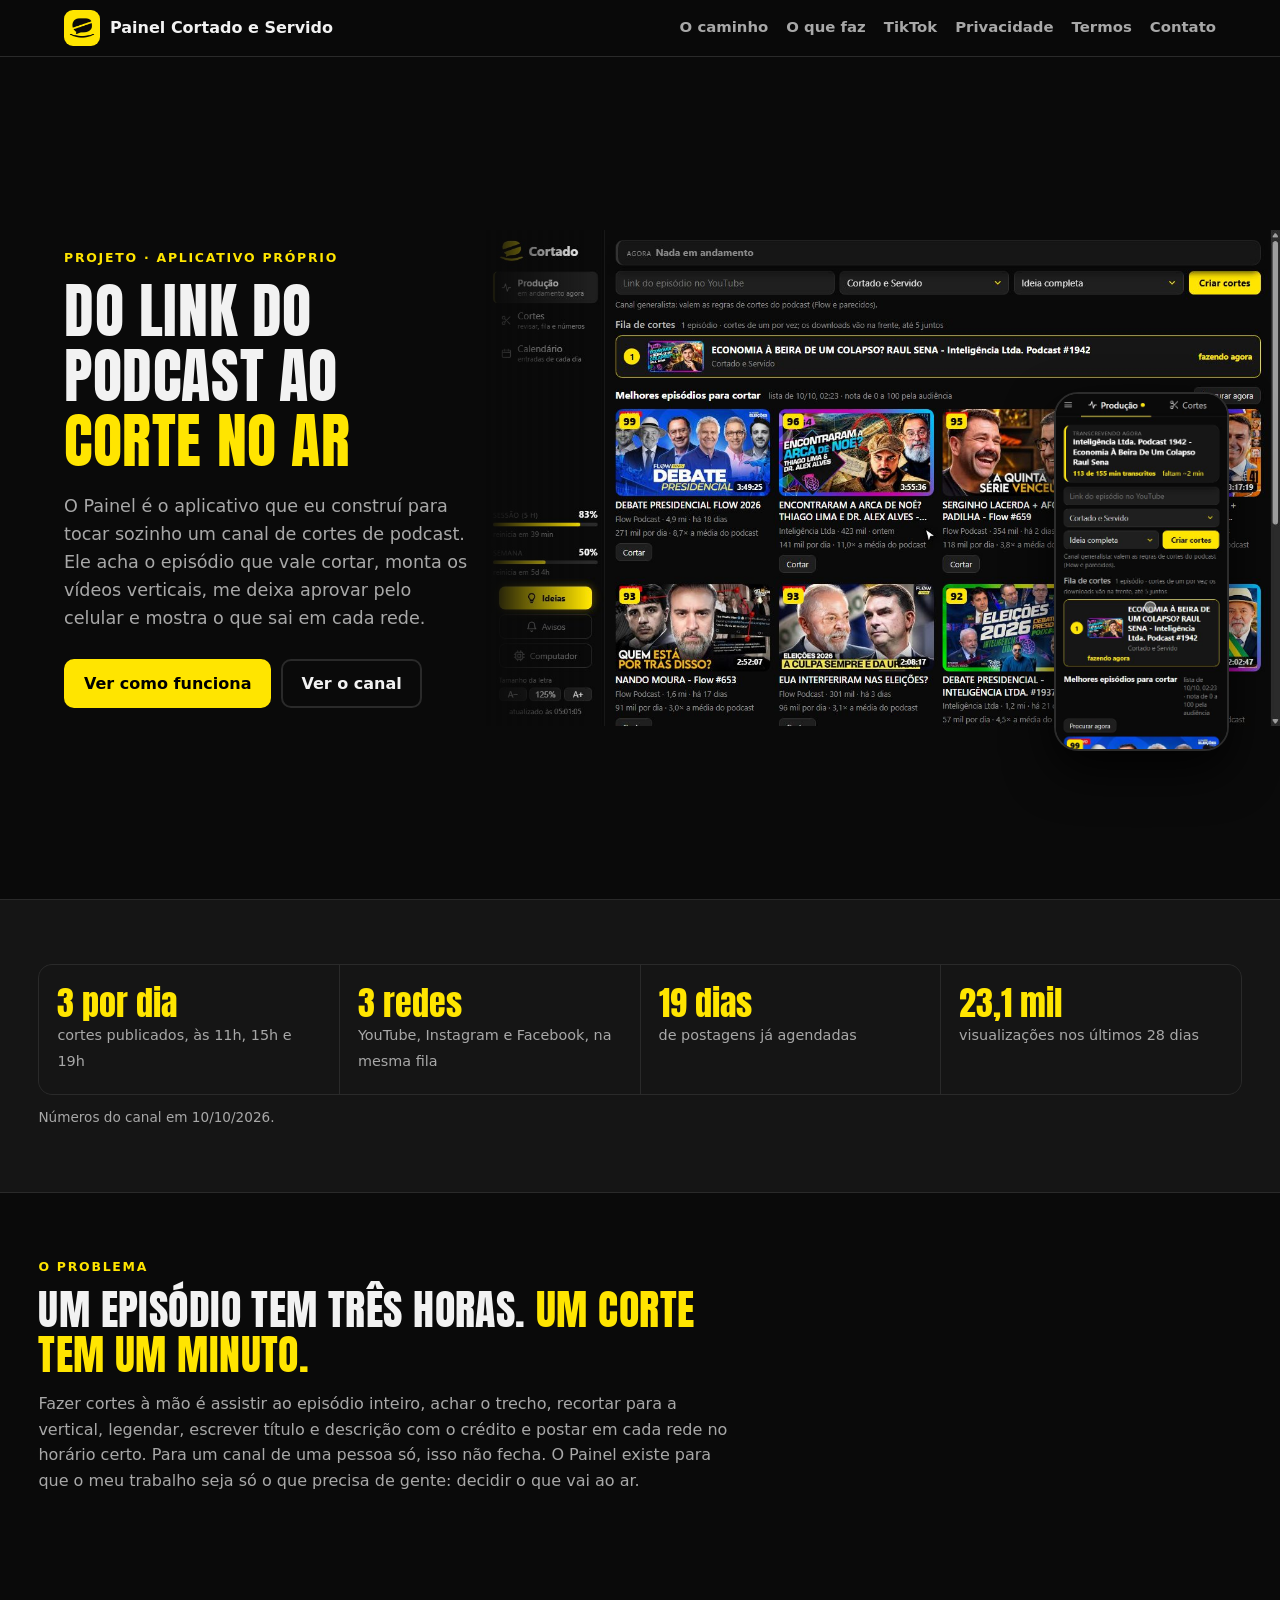
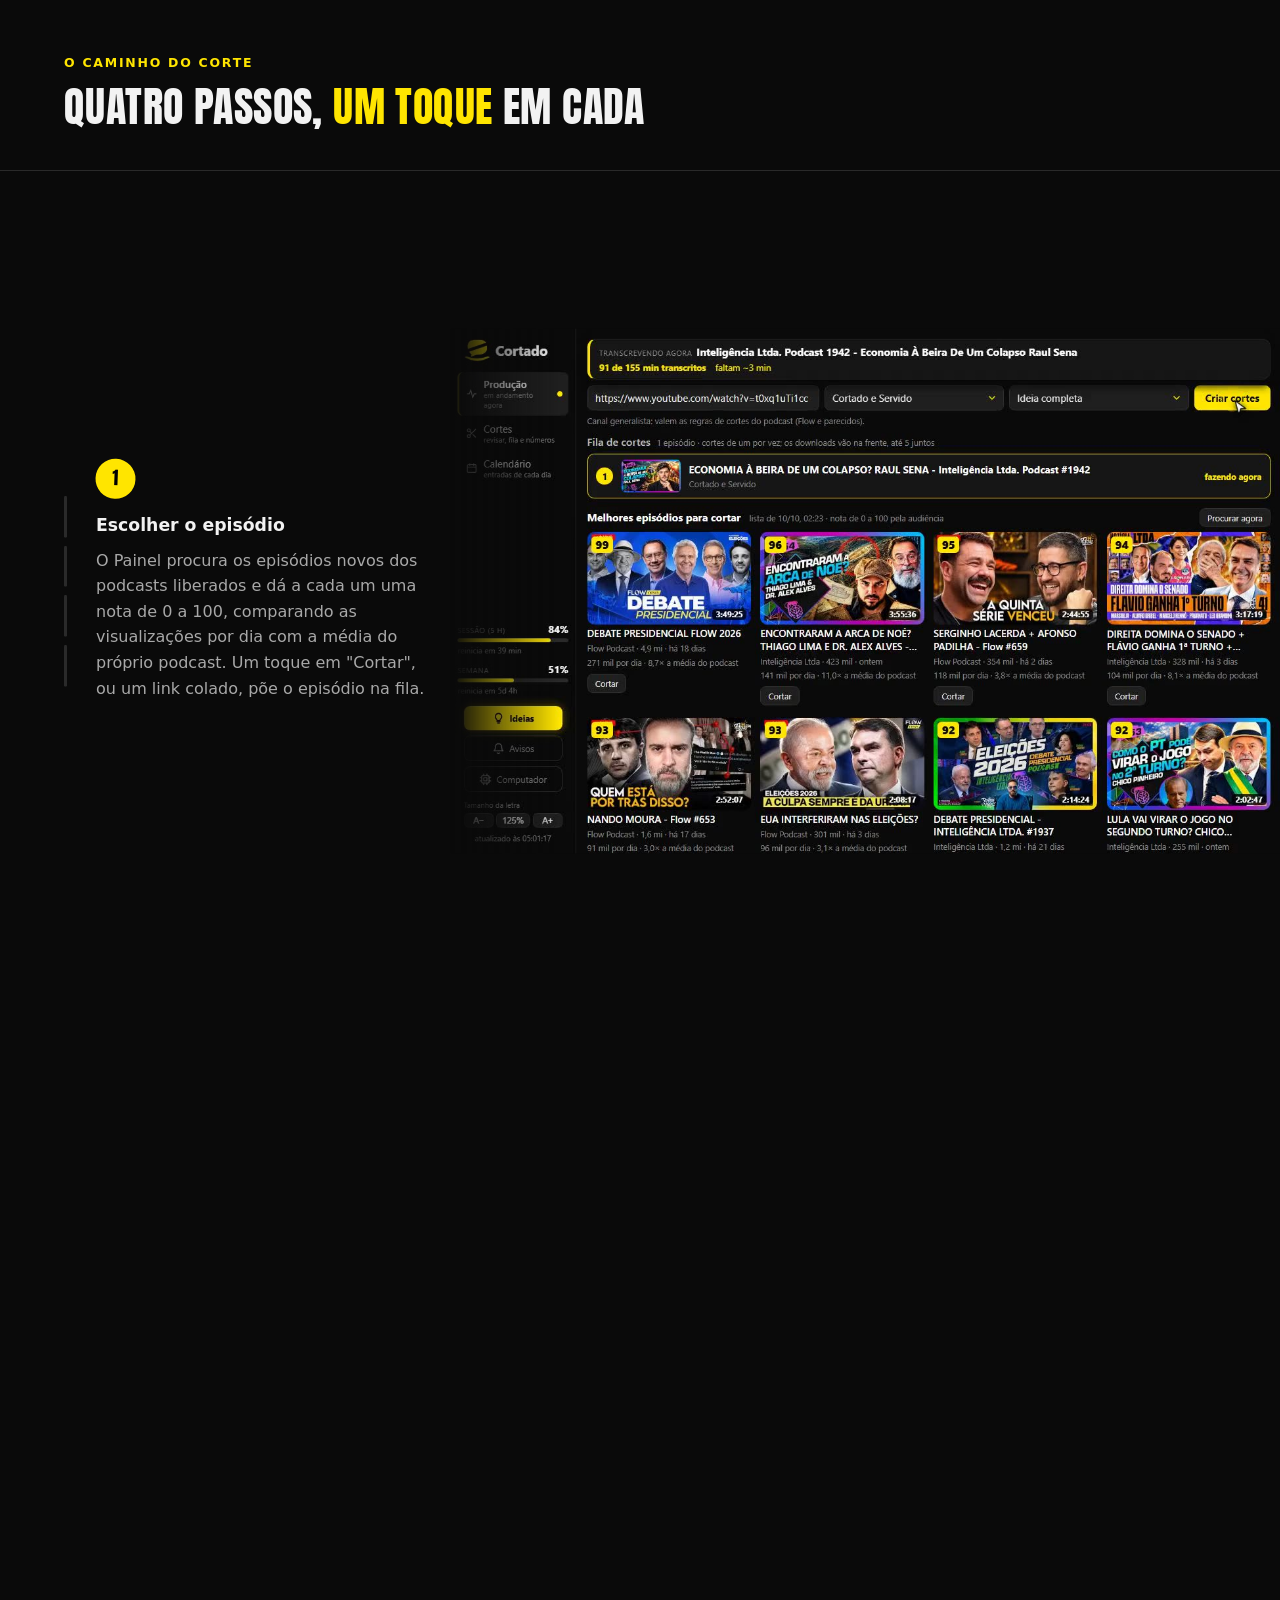
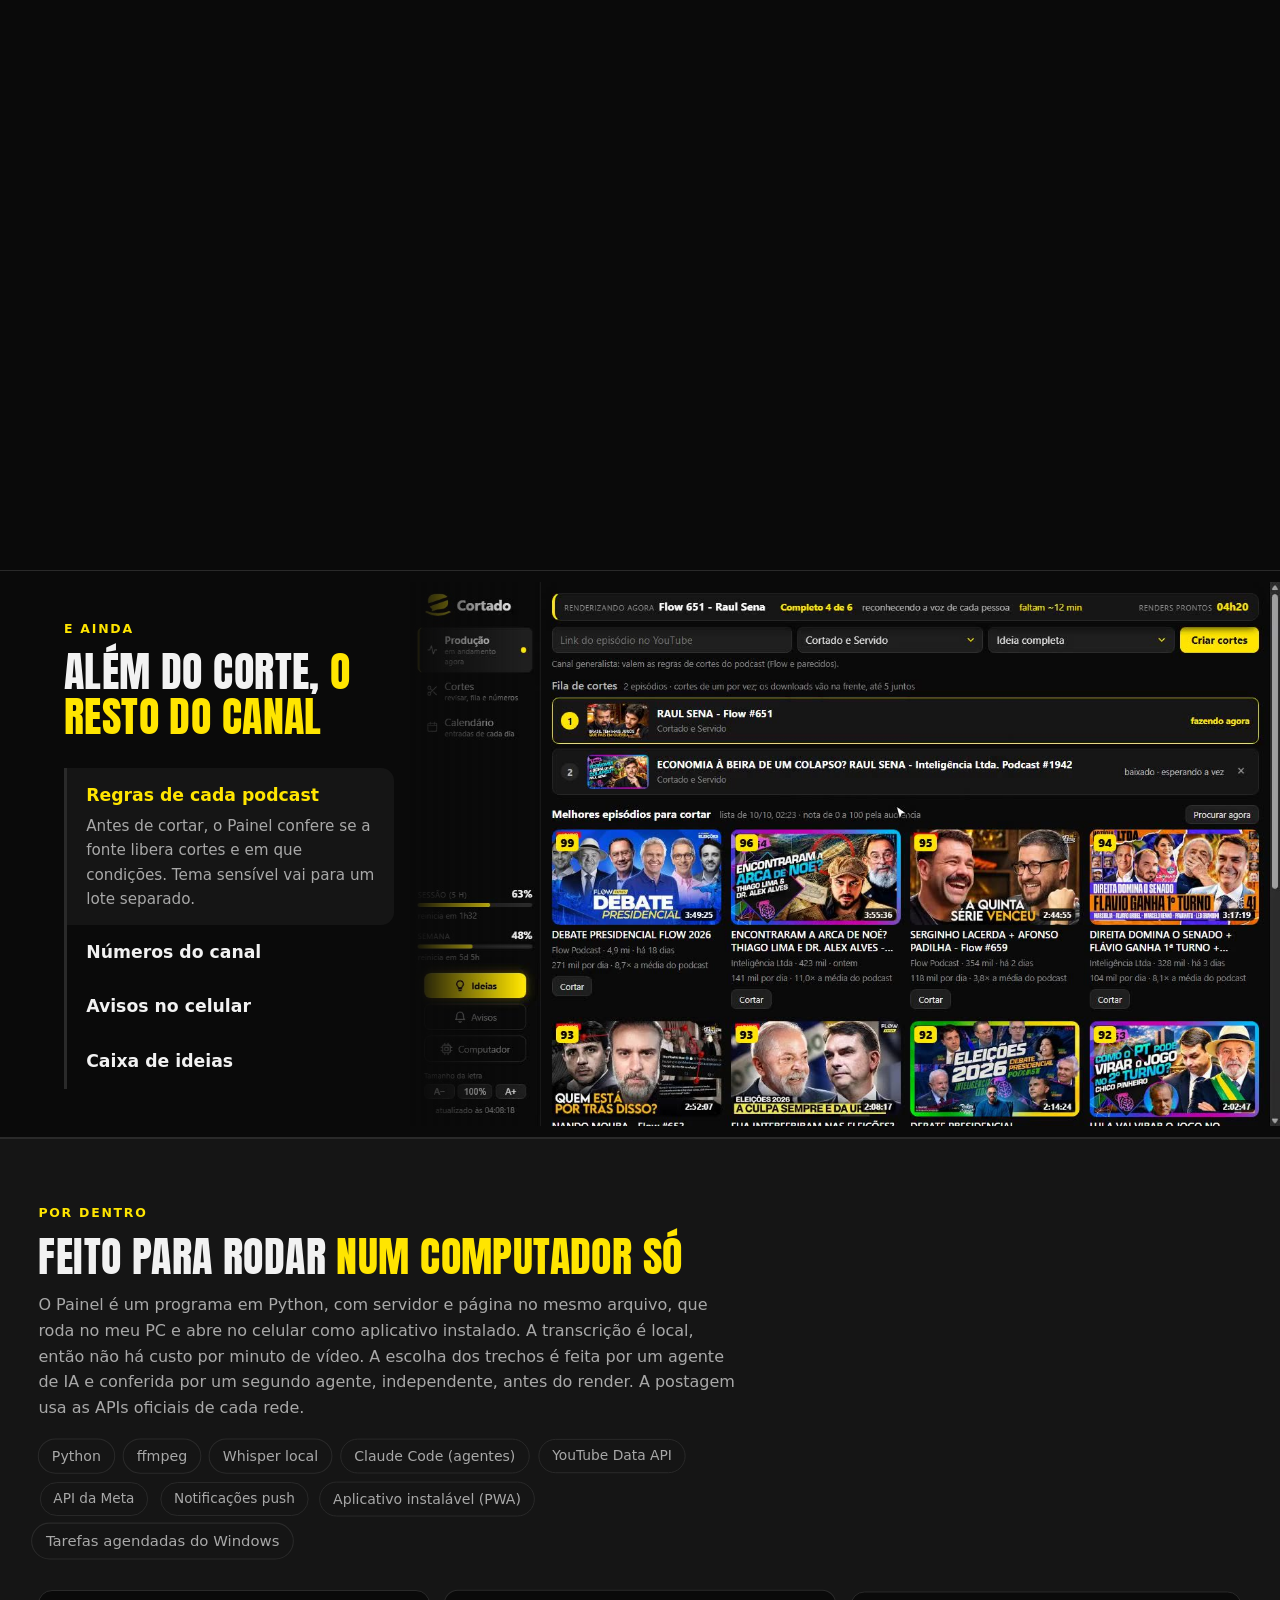
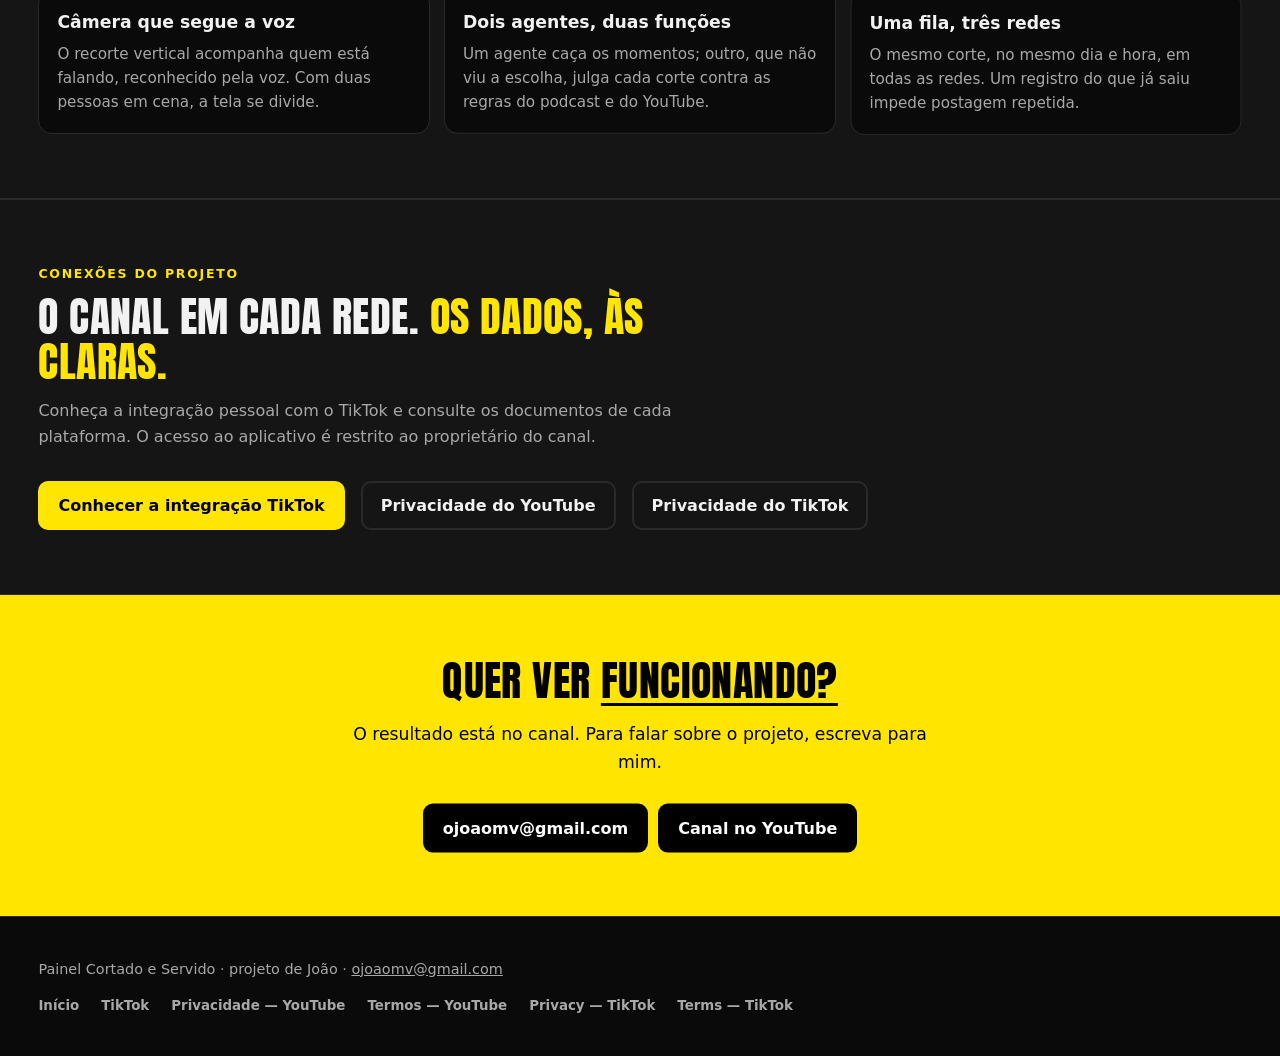
<file: index.html>
<!doctype html><html lang="pt-BR"><head><meta charset="utf-8"><meta name="viewport" content="width=device-width,initial-scale=1">
<title>Painel Cortado e Servido — do link do podcast ao corte no ar</title>
<meta name="description" content="Como funciona o Painel do Cortado e Servido: um aplicativo próprio que acha o episódio, cria os cortes, deixa aprovar no celular e agenda nas redes."><meta property="og:type" content="website"><meta property="og:url" content="https://joaoppk2.github.io/cortado-site/"><meta property="og:title" content="Painel Cortado e Servido: do link do podcast ao corte no ar"><meta property="og:description" content="Como funciona o Painel do Cortado e Servido: um aplicativo próprio que acha o episódio, cria os cortes, deixa aprovar no celular e agenda nas redes."><meta property="og:image" content="https://joaoppk2.github.io/cortado-site/icon-512.png"><meta name="twitter:card" content="summary">
<link rel="icon" href="favicon.ico" sizes="any"><link rel="icon" type="image/png" sizes="32x32" href="favicon-32.png"><link rel="apple-touch-icon" href="apple-touch-icon.png">
<link rel="preconnect" href="https://fonts.googleapis.com"><link rel="preconnect" href="https://fonts.gstatic.com" crossorigin>
<link href="https://fonts.googleapis.com/css2?family=Anton&display=swap" rel="stylesheet"><link rel="stylesheet" href="painel.css?v=5"><link rel="stylesheet" href="integracao.css"></head><body>

<header class="topo"><div class="dentro"><a class="marca" href="index.html"><img src="icon-512.png" alt="" width="36" height="36">Painel Cortado e Servido</a><nav aria-label="Navegação principal"><a href="index.html#caminho">O caminho</a><a href="index.html#telas">O que faz</a><a href="tiktok.html">TikTok</a><a href="privacidade.html">Privacidade</a><a href="termos.html">Termos</a><a href="index.html#contato">Contato</a></nav></div></header>

<main>
<section class="capa"><div class="dentro">
<div><p class="olho">Projeto · aplicativo próprio</p>
<h1>Do link do podcast ao <em>corte no ar</em></h1>
<p class="sub">O Painel é o aplicativo que eu construí para tocar sozinho um canal de cortes de podcast. Ele acha o episódio que vale cortar, monta os vídeos verticais, me deixa aprovar pelo celular e mostra o que sai em cada rede.</p>
<div class="botoes"><a class="botao" href="#caminho">Ver como funciona</a><a class="botao claro" href="https://www.youtube.com/@cortadoeservido">Ver o canal</a></div></div>
<div class="palco"><div class="janela"><video src="videos/painel-pc.mp4" poster="videos/painel-pc.jpg" width="1280" height="800" autoplay muted loop playsinline preload="auto" aria-label="Vídeo do Painel no computador: colar o link do episódio, ver a fila, assistir ao corte, aprovar e conferir o calendário"></video></div>
<div class="celular"><video src="videos/painel-celular.mp4" poster="videos/painel-celular.jpg" width="412" height="856" autoplay muted loop playsinline preload="auto" aria-label="Vídeo do Painel no celular: do link do episódio ao corte aprovado"></video></div></div>
</div></section>

<section class="faixa"><div class="dentro">
<ul class="numeros">
<li><b>3 por dia</b><span>cortes publicados, às 11h, 15h e 19h</span></li>
<li><b>3 redes</b><span>YouTube, Instagram e Facebook, na mesma fila</span></li>
<li><b>19 dias</b><span>de postagens já agendadas</span></li>
<li><b>23,3 mil</b><span>visualizações nos últimos 28 dias</span></li>
</ul>
<p style="color:var(--fraco);font-size:.85em;margin:12px 0 0">Números do canal em 10/10/2026.</p>
</div></section>

<section id="problema"><div class="dentro"><div class="cab">
<p class="olho">O problema</p>
<h2>Um episódio tem três horas. <em>Um corte tem um minuto.</em></h2>
<p>Fazer cortes à mão é assistir ao episódio inteiro, achar o trecho, recortar para a vertical, legendar, escrever título e descrição com o crédito e postar em cada rede no horário certo. Para um canal de uma pessoa só, isso não fecha. O Painel existe para que o meu trabalho seja só o que precisa de gente: decidir o que vai ao ar.</p>
</div></div></section>

<section id="caminho" class="integrada cine"><div class="dentro"><div class="cab">
<p class="olho">O caminho do corte</p>
<h2>Quatro passos, <em>um toque</em> em cada</h2></div>

<div class="passo"><div><div class="n">1</div><h3>Escolher o episódio</h3>
<p>O Painel procura os episódios novos dos podcasts liberados e dá a cada um uma nota de 0 a 100, comparando as visualizações por dia com a média do próprio podcast. Um toque em "Cortar", ou um link colado, põe o episódio na fila.</p></div>
<div class="foto"><div class="janela"><video class="rola" src="videos/passo-link-pc.mp4" poster="videos/passo-link-pc.jpg" width="1280" height="800" muted loop playsinline preload="none" aria-label="Lista dos melhores episódios para cortar, com nota de 0 a 100"></video></div></div></div>

<div class="passo"><div><div class="n">2</div><h3>Criar os cortes</h3>
<p>Sem ninguém olhando, o computador baixa o episódio, transcreve, escolhe os melhores momentos e renderiza cada um. A tela Produção mostra em que etapa está e quanto falta.</p>
<ul><li>Vídeo vertical com a câmera em quem está falando</li><li>Legenda, tarja com o título e capa</li><li>Descrição com crédito ao podcast e link do episódio completo</li></ul></div>
<div class="foto estreita"><div class="celular"><video class="rola" src="videos/passo-fila-celular.mp4" poster="videos/passo-fila-celular.jpg" width="412" height="856" muted loop playsinline preload="none" aria-label="Tela Produção no celular: render em andamento e fila de cortes"></video></div></div></div>

<div class="passo"><div><div class="n">3</div><h3>Aprovar no celular</h3>
<p>Cada corte pronto aparece em "A revisar". Eu assisto e escolho: aprovar, mandar refazer dizendo o motivo (câmera, corte ou texto) ou não postar. Nada vai ao ar sem esse toque.</p></div>
<div class="foto estreita"><div class="celular"><video class="rola" src="videos/passo-aprovar-celular.mp4" poster="videos/passo-aprovar-celular.jpg" width="412" height="856" muted loop playsinline preload="none" aria-label="Tela Cortes no celular: cortes a revisar"></video></div></div></div>

<div class="passo"><div><div class="n">4</div><h3>Sair nas redes</h3>
<p>O corte aprovado entra na fila e sai no mesmo dia e hora no YouTube, no Instagram e no Facebook. O Calendário mostra o que saiu e o que vai sair, rede por rede.</p></div>
<div class="foto"><div class="janela"><video class="rola" src="videos/passo-calendario-pc.mp4" poster="videos/passo-calendario-pc.jpg" width="1280" height="800" muted loop playsinline preload="none" aria-label="Calendário do Painel com as postagens de cada dia em cada rede"></video></div></div></div>
</div></section>

<section id="telas" class="inteira"><div class="abas"><div class="abas-texto"><div class="cab">
<p class="olho">E ainda</p>
<h2>Além do corte, <em>o resto do canal</em></h2></div>
<div class="abas-lista" role="tablist" aria-label="Recursos do Painel">
<button type="button" role="tab" data-v="rec-regras"><b>Regras de cada podcast</b><span>Antes de cortar, o Painel confere se a fonte libera cortes e em que condições. Tema sensível vai para um lote separado.</span><i></i></button>
<button type="button" role="tab" data-v="rec-numeros"><b>Números do canal</b><span>Visualizações, horas assistidas e inscritos ou seguidores, por rede e por período, com o gráfico por dia.</span><i></i></button>
<button type="button" role="tab" data-v="rec-avisos"><b>Avisos no celular</b><span>Se uma rede recusa um envio, aparece uma faixa vermelha e chega uma notificação. O que deu certo não incomoda.</span><i></i></button>
<button type="button" role="tab" data-v="rec-ideias"><b>Caixa de ideias</b><span>Texto, print e áudio mandados do celular ficam guardados até virarem melhoria no aplicativo.</span><i></i></button>
</div></div>
<div class="abas-tela"><video src="videos/rec-regras.mp4" poster="videos/rec-regras.jpg" width="1280" height="800" muted playsinline preload="none" aria-label="Vídeo do recurso escolhido no Painel"></video></div></div></section>

<section id="dentro" class="faixa"><div class="dentro"><div class="cab">
<p class="olho">Por dentro</p>
<h2>Feito para rodar <em>num computador só</em></h2>
<p>O Painel é um programa em Python, com servidor e página no mesmo arquivo, que roda no meu PC e abre no celular como aplicativo instalado. A transcrição é local, então não há custo por minuto de vídeo. A escolha dos trechos é feita por um agente de IA e conferida por um segundo agente, independente, antes do render. A postagem usa as APIs oficiais de cada rede.</p>
<ul class="pilha"><li>Python</li><li>ffmpeg</li><li>Whisper local</li><li>Claude Code (agentes)</li><li>YouTube Data API</li><li>API da Meta</li><li>Notificações push</li><li>Aplicativo instalável (PWA)</li><li>Tarefas agendadas do Windows</li></ul></div>
<ul class="grade">
<li><h3>Câmera que segue a voz</h3><p>O recorte vertical acompanha quem está falando, reconhecido pela voz. Com duas pessoas em cena, a tela se divide.</p></li>
<li><h3>Dois agentes, duas funções</h3><p>Um agente caça os momentos; outro, que não viu a escolha, julga cada corte contra as regras do podcast e do YouTube.</p></li>
<li><h3>Uma fila, três redes</h3><p>O mesmo corte, no mesmo dia e hora, em todas as redes. Um registro do que já saiu impede postagem repetida.</p></li>
</ul></div></section>

<section id="integracoes" class="faixa"><div class="dentro"><div class="cab"><p class="olho">Conexões do projeto</p><h2>O canal em cada rede. <em>Os dados, às claras.</em></h2><p>Conheça a integração pessoal com o TikTok e consulte os documentos de cada plataforma. O acesso ao aplicativo é restrito ao proprietário do canal.</p></div><div class="integracao-links"><a class="botao" href="tiktok.html">Conhecer a integração TikTok</a><a class="botao claro" href="privacidade.html">Privacidade do YouTube</a><a class="botao claro" href="tiktok-privacidade.html">Privacidade do TikTok</a></div></div></section>
<section id="contato" class="chamada"><div class="dentro">
<h2>Quer ver <em>funcionando?</em></h2>
<p>O resultado está no canal. Para falar sobre o projeto, escreva para mim.</p>
<div class="botoes"><a class="botao" href="mailto:ojoaomv@gmail.com">ojoaomv@gmail.com</a><a class="botao" href="https://www.youtube.com/@cortadoeservido">Canal no YouTube</a></div>
</div></section>
</main>

<footer><div class="dentro"><p>Painel Cortado e Servido · projeto de João · <a href="mailto:ojoaomv@gmail.com">ojoaomv@gmail.com</a></p><nav aria-label="Documentos e integrações"><a href="index.html">Início</a><a href="tiktok.html">TikTok</a><a href="privacidade.html">Privacidade — YouTube</a><a href="termos.html">Termos — YouTube</a><a href="tiktok-privacidade.html">Privacy — TikTok</a><a href="tiktok-termos.html">Terms — TikTok</a></nav></div></footer>
<script src="motion.js"></script><script src="painel.js?v=5"></script>
</body></html>
</file>
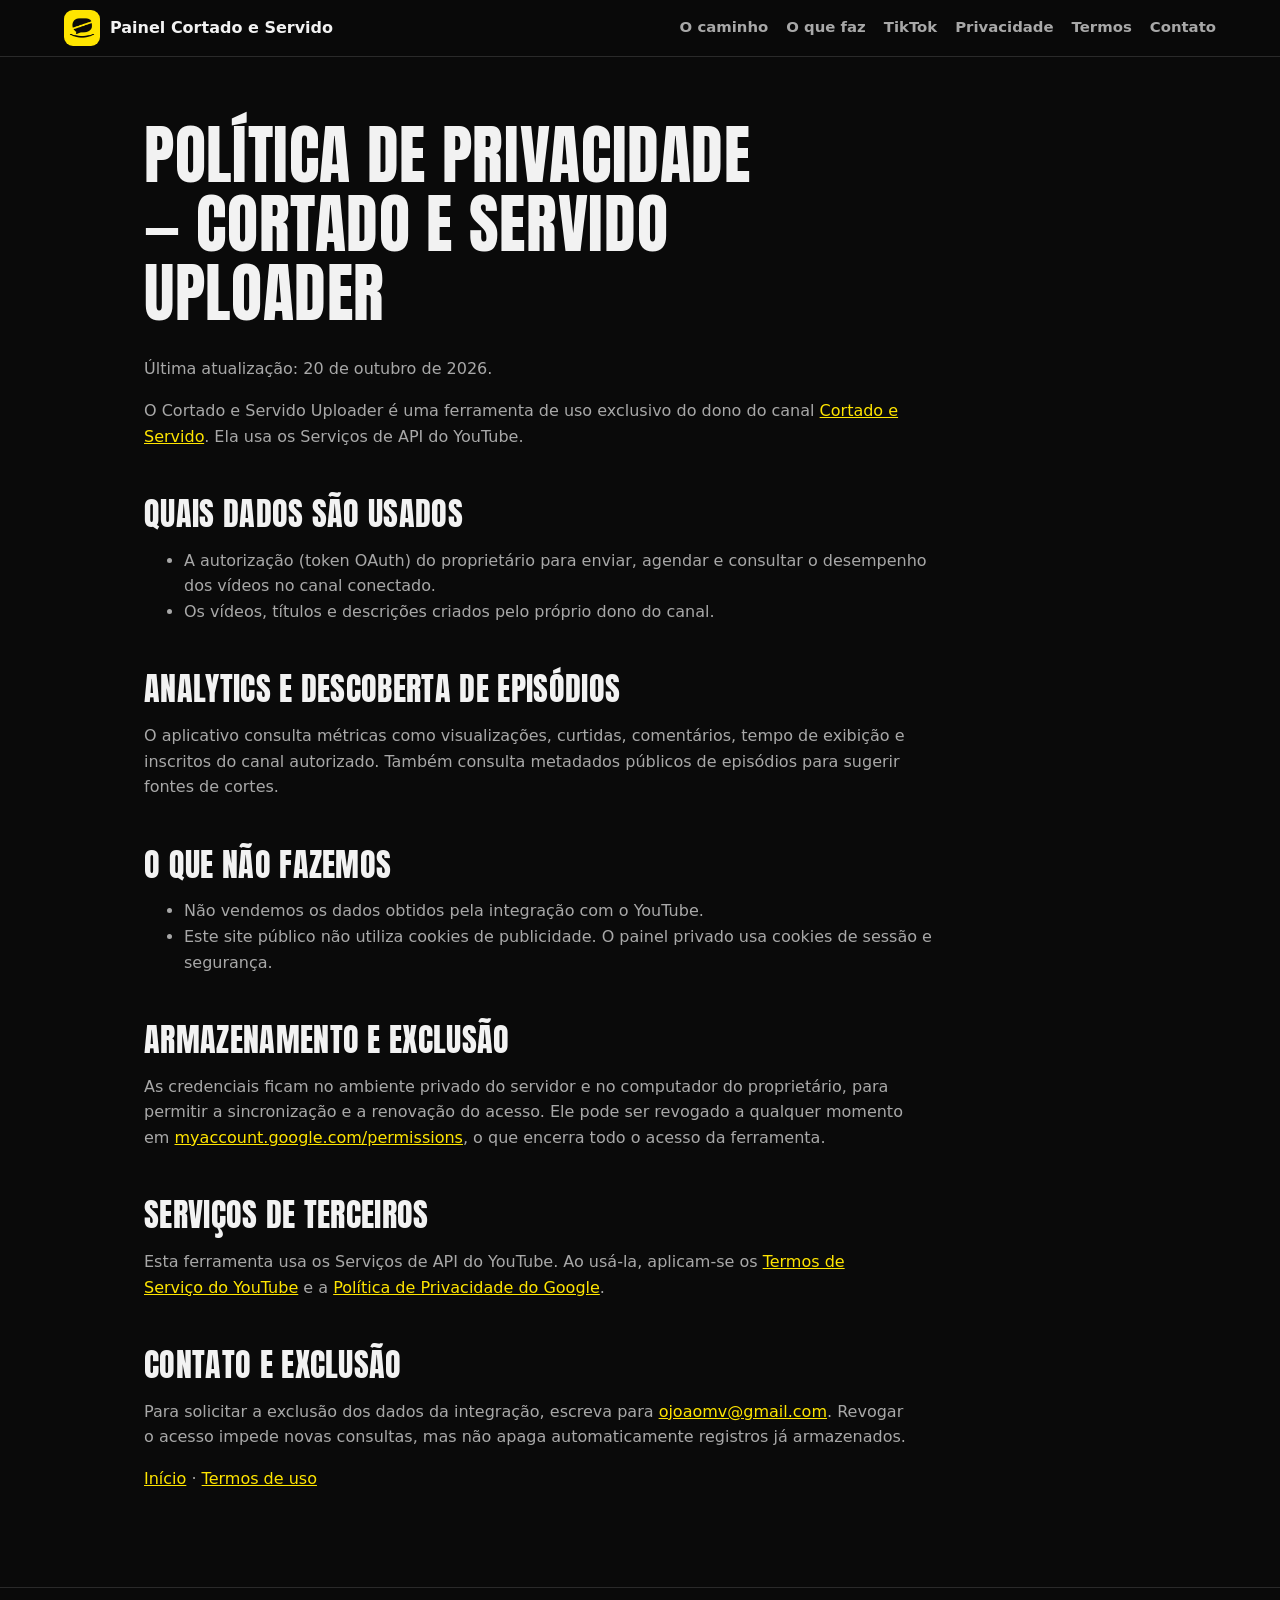
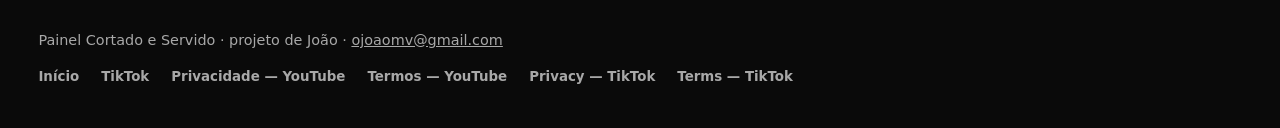
<file: privacidade.html>
<!doctype html><html lang="pt-BR"><head><meta charset="utf-8"><meta name="viewport" content="width=device-width,initial-scale=1">
<title>Política de Privacidade</title><link rel="icon" href="favicon.ico" sizes="any"><link rel="icon" type="image/png" sizes="32x32" href="favicon-32.png"><link rel="apple-touch-icon" href="apple-touch-icon.png"><link href="https://fonts.googleapis.com/css2?family=Anton&display=swap" rel="stylesheet"><link rel="stylesheet" href="painel.css?v=5"><link rel="stylesheet" href="integracao.css"></head><body>
<header class="topo"><div class="dentro"><a class="marca" href="index.html"><img src="icon-512.png" alt="" width="36" height="36">Painel Cortado e Servido</a><nav aria-label="Navegação principal"><a href="index.html#caminho">O caminho</a><a href="index.html#telas">O que faz</a><a href="tiktok.html">TikTok</a><a href="privacidade.html">Privacidade</a><a href="termos.html">Termos</a><a href="index.html#contato">Contato</a></nav></div></header>
<main class="documento">
<h1>Política de Privacidade — Cortado e Servido Uploader</h1>
<p>Última atualização: 20 de outubro de 2026.</p>
<p>O Cortado e Servido Uploader é uma ferramenta de uso exclusivo do dono do canal
<a href="https://www.youtube.com/@cortadoeservido">Cortado e Servido</a>. Ela usa os Serviços de API do YouTube.</p>
<h2>Quais dados são usados</h2>
<ul><li>A autorização (token OAuth) do proprietário para enviar, agendar e consultar o desempenho dos vídeos no canal conectado.</li>
<li>Os vídeos, títulos e descrições criados pelo próprio dono do canal.</li></ul>
<h2>Analytics e descoberta de episódios</h2><p>O aplicativo consulta métricas como visualizações, curtidas, comentários, tempo de exibição e inscritos do canal autorizado. Também consulta metadados públicos de episódios para sugerir fontes de cortes.</p><h2>O que não fazemos</h2>
<ul><li>Não vendemos os dados obtidos pela integração com o YouTube.</li>
<li>Este site público não utiliza cookies de publicidade. O painel privado usa cookies de sessão e segurança.</li></ul>
<h2>Armazenamento e exclusão</h2>
<p>As credenciais ficam no ambiente privado do servidor e no computador do proprietário, para permitir a sincronização e a renovação do acesso. Ele pode ser revogado a qualquer momento em
<a href="https://myaccount.google.com/permissions">myaccount.google.com/permissions</a>, o que encerra todo o acesso da ferramenta.</p>
<h2>Serviços de terceiros</h2>
<p>Esta ferramenta usa os Serviços de API do YouTube. Ao usá-la, aplicam-se os
<a href="https://www.youtube.com/t/terms">Termos de Serviço do YouTube</a> e a
<a href="https://policies.google.com/privacy">Política de Privacidade do Google</a>.</p>
<h2>Contato e exclusão</h2><p>Para solicitar a exclusão dos dados da integração, escreva para <a href="mailto:ojoaomv@gmail.com">ojoaomv@gmail.com</a>. Revogar o acesso impede novas consultas, mas não apaga automaticamente registros já armazenados.</p><p><a href="index.html">Início</a> · <a href="termos.html">Termos de uso</a></p>
</main>
<footer><div class="dentro"><p>Painel Cortado e Servido · projeto de João · <a href="mailto:ojoaomv@gmail.com">ojoaomv@gmail.com</a></p><nav aria-label="Documentos e integrações"><a href="index.html">Início</a><a href="tiktok.html">TikTok</a><a href="privacidade.html">Privacidade — YouTube</a><a href="termos.html">Termos — YouTube</a><a href="tiktok-privacidade.html">Privacy — TikTok</a><a href="tiktok-termos.html">Terms — TikTok</a></nav></div></footer></body></html>
</file>
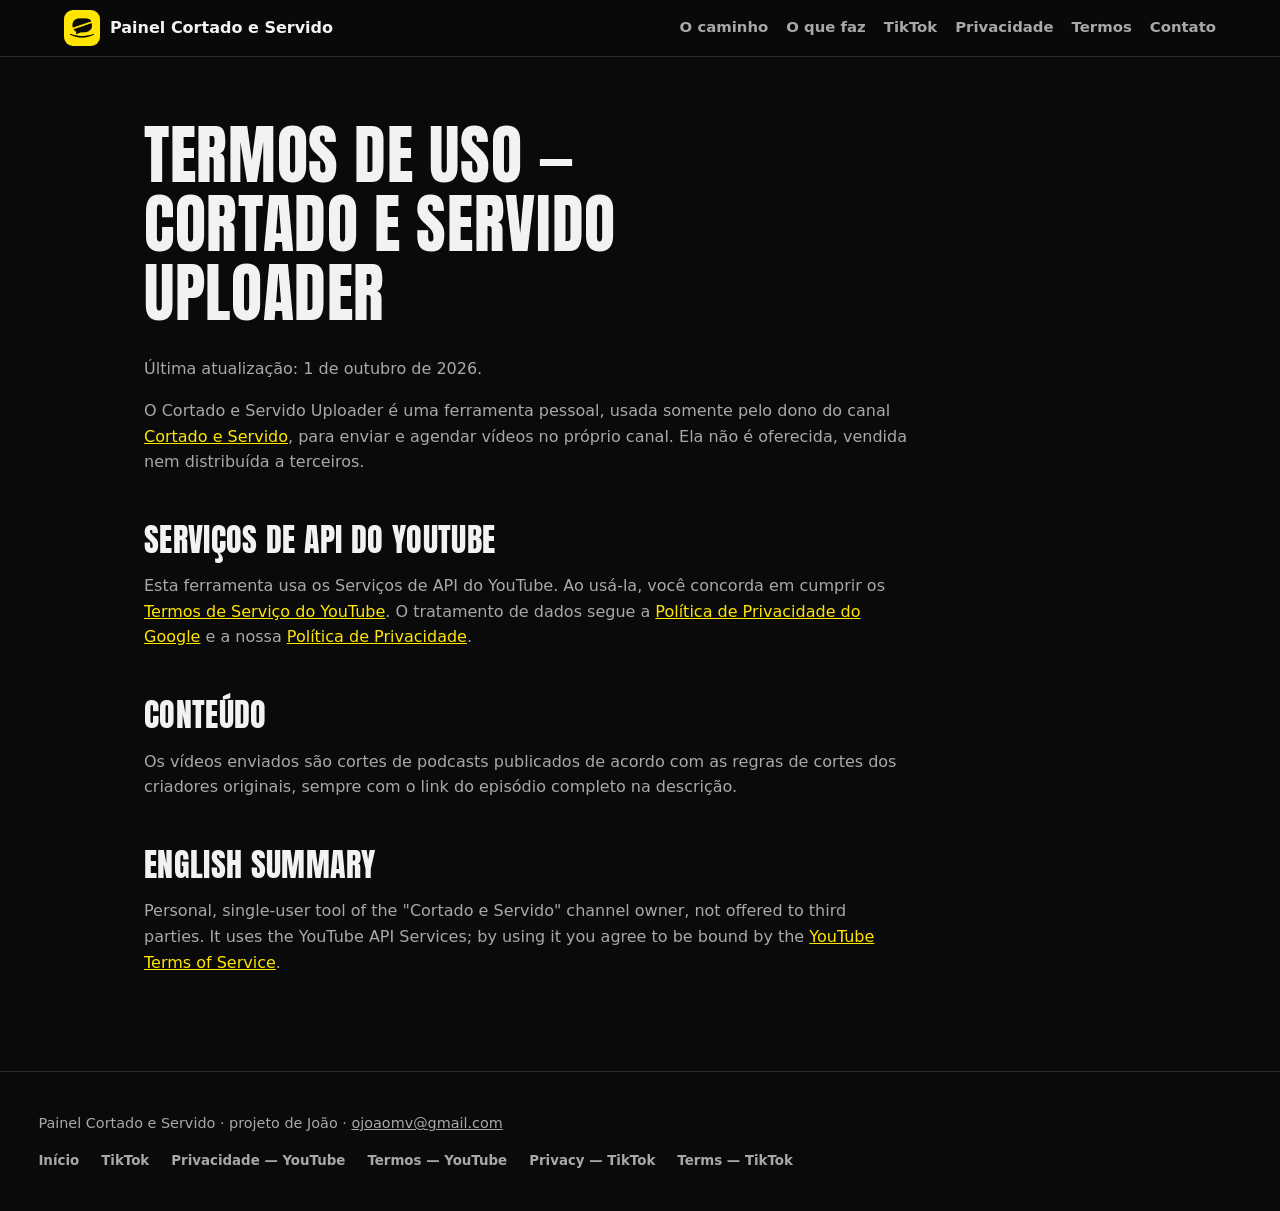
<file: termos.html>
<!doctype html><html lang="pt-BR"><head><meta charset="utf-8"><meta name="viewport" content="width=device-width,initial-scale=1">
<title>Termos de Uso</title><link rel="icon" href="favicon.ico" sizes="any"><link rel="icon" type="image/png" sizes="32x32" href="favicon-32.png"><link rel="apple-touch-icon" href="apple-touch-icon.png"><link href="https://fonts.googleapis.com/css2?family=Anton&display=swap" rel="stylesheet"><link rel="stylesheet" href="painel.css?v=5"><link rel="stylesheet" href="integracao.css"></head><body>
<header class="topo"><div class="dentro"><a class="marca" href="index.html"><img src="icon-512.png" alt="" width="36" height="36">Painel Cortado e Servido</a><nav aria-label="Navegação principal"><a href="index.html#caminho">O caminho</a><a href="index.html#telas">O que faz</a><a href="tiktok.html">TikTok</a><a href="privacidade.html">Privacidade</a><a href="termos.html">Termos</a><a href="index.html#contato">Contato</a></nav></div></header>
<main class="documento">
<h1>Termos de Uso — Cortado e Servido Uploader</h1>
<p>Última atualização: 1 de outubro de 2026.</p>
<p>O Cortado e Servido Uploader é uma ferramenta pessoal, usada somente pelo dono do canal
<a href="https://www.youtube.com/@cortadoeservido">Cortado e Servido</a>, para enviar e agendar vídeos no próprio canal.
Ela não é oferecida, vendida nem distribuída a terceiros.</p>
<h2>Serviços de API do YouTube</h2>
<p>Esta ferramenta usa os Serviços de API do YouTube. Ao usá-la, você concorda em cumprir os
<a href="https://www.youtube.com/t/terms">Termos de Serviço do YouTube</a>. O tratamento de dados segue a
<a href="https://policies.google.com/privacy">Política de Privacidade do Google</a> e a nossa
<a href="privacidade.html">Política de Privacidade</a>.</p>
<h2>Conteúdo</h2>
<p>Os vídeos enviados são cortes de podcasts publicados de acordo com as regras de cortes dos criadores originais,
sempre com o link do episódio completo na descrição.</p>
<h2>English summary</h2>
<p>Personal, single-user tool of the "Cortado e Servido" channel owner, not offered to third parties. It uses the YouTube API Services;
by using it you agree to be bound by the <a href="https://www.youtube.com/t/terms">YouTube Terms of Service</a>.</p>
</main>
<footer><div class="dentro"><p>Painel Cortado e Servido · projeto de João · <a href="mailto:ojoaomv@gmail.com">ojoaomv@gmail.com</a></p><nav aria-label="Documentos e integrações"><a href="index.html">Início</a><a href="tiktok.html">TikTok</a><a href="privacidade.html">Privacidade — YouTube</a><a href="termos.html">Termos — YouTube</a><a href="tiktok-privacidade.html">Privacy — TikTok</a><a href="tiktok-termos.html">Terms — TikTok</a></nav></div></footer></body></html>
</file>
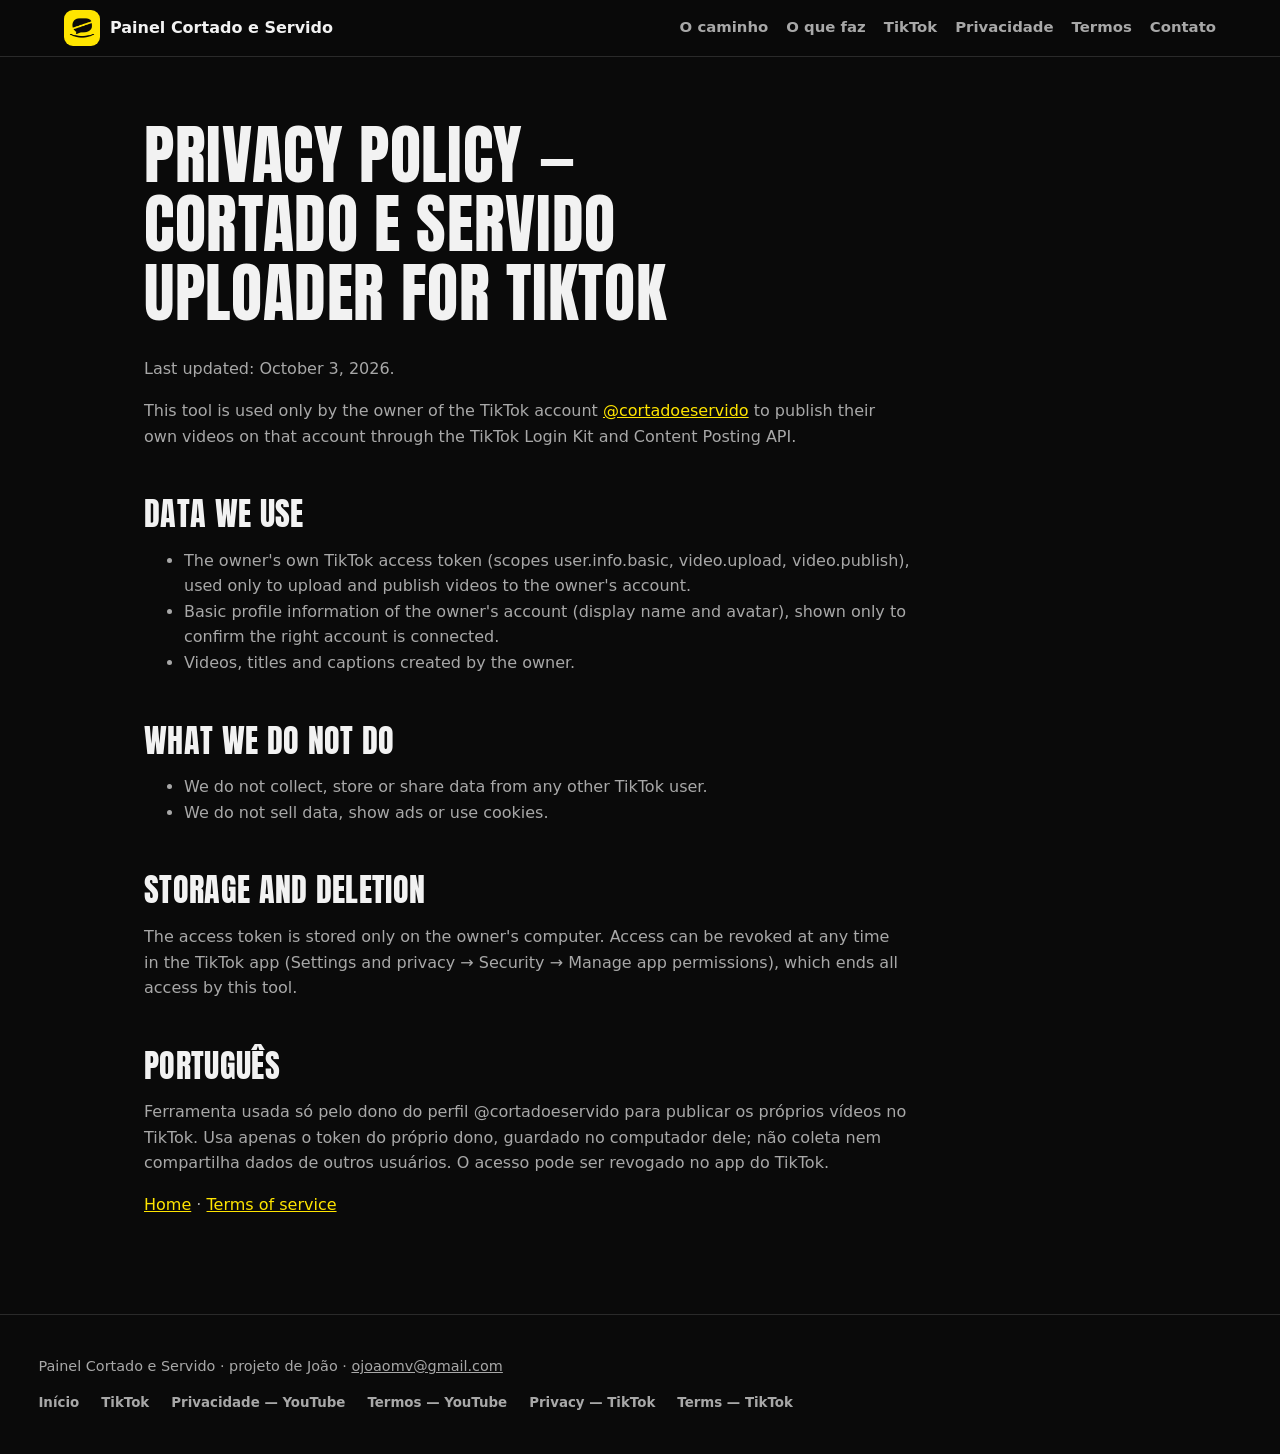
<file: tiktok-privacidade.html>
<!doctype html><html lang="en"><head><meta charset="utf-8"><meta name="viewport" content="width=device-width,initial-scale=1">
<title>Privacy Policy, TikTok</title><link rel="icon" href="favicon.ico" sizes="any"><link rel="icon" type="image/png" sizes="32x32" href="favicon-32.png"><link rel="apple-touch-icon" href="apple-touch-icon.png"><link href="https://fonts.googleapis.com/css2?family=Anton&display=swap" rel="stylesheet"><link rel="stylesheet" href="painel.css?v=5"><link rel="stylesheet" href="integracao.css"></head><body>
<header class="topo"><div class="dentro"><a class="marca" href="index.html"><img src="icon-512.png" alt="" width="36" height="36">Painel Cortado e Servido</a><nav aria-label="Navegação principal"><a href="index.html#caminho">O caminho</a><a href="index.html#telas">O que faz</a><a href="tiktok.html">TikTok</a><a href="privacidade.html">Privacidade</a><a href="termos.html">Termos</a><a href="index.html#contato">Contato</a></nav></div></header>
<main class="documento">
<h1>Privacy Policy — Cortado e Servido Uploader for TikTok</h1>
<p>Last updated: October 3, 2026.</p>
<p>This tool is used only by the owner of the TikTok account <a href="https://www.tiktok.com/@cortadoeservido">@cortadoeservido</a>
to publish their own videos on that account through the TikTok Login Kit and Content Posting API.</p>
<h2>Data we use</h2>
<ul><li>The owner's own TikTok access token (scopes user.info.basic, video.upload, video.publish), used only to upload and publish videos to the owner's account.</li>
<li>Basic profile information of the owner's account (display name and avatar), shown only to confirm the right account is connected.</li>
<li>Videos, titles and captions created by the owner.</li></ul>
<h2>What we do not do</h2>
<ul><li>We do not collect, store or share data from any other TikTok user.</li>
<li>We do not sell data, show ads or use cookies.</li></ul>
<h2>Storage and deletion</h2>
<p>The access token is stored only on the owner's computer. Access can be revoked at any time in the TikTok app
(Settings and privacy → Security → Manage app permissions), which ends all access by this tool.</p>
<h2>Português</h2>
<p>Ferramenta usada só pelo dono do perfil @cortadoeservido para publicar os próprios vídeos no TikTok. Usa apenas o token do próprio
dono, guardado no computador dele; não coleta nem compartilha dados de outros usuários. O acesso pode ser revogado no app do TikTok.</p>
<p><a href="tiktok.html">Home</a> · <a href="tiktok-termos.html">Terms of service</a></p>
</main>
<footer><div class="dentro"><p>Painel Cortado e Servido · projeto de João · <a href="mailto:ojoaomv@gmail.com">ojoaomv@gmail.com</a></p><nav aria-label="Documentos e integrações"><a href="index.html">Início</a><a href="tiktok.html">TikTok</a><a href="privacidade.html">Privacidade — YouTube</a><a href="termos.html">Termos — YouTube</a><a href="tiktok-privacidade.html">Privacy — TikTok</a><a href="tiktok-termos.html">Terms — TikTok</a></nav></div></footer></body></html>
</file>
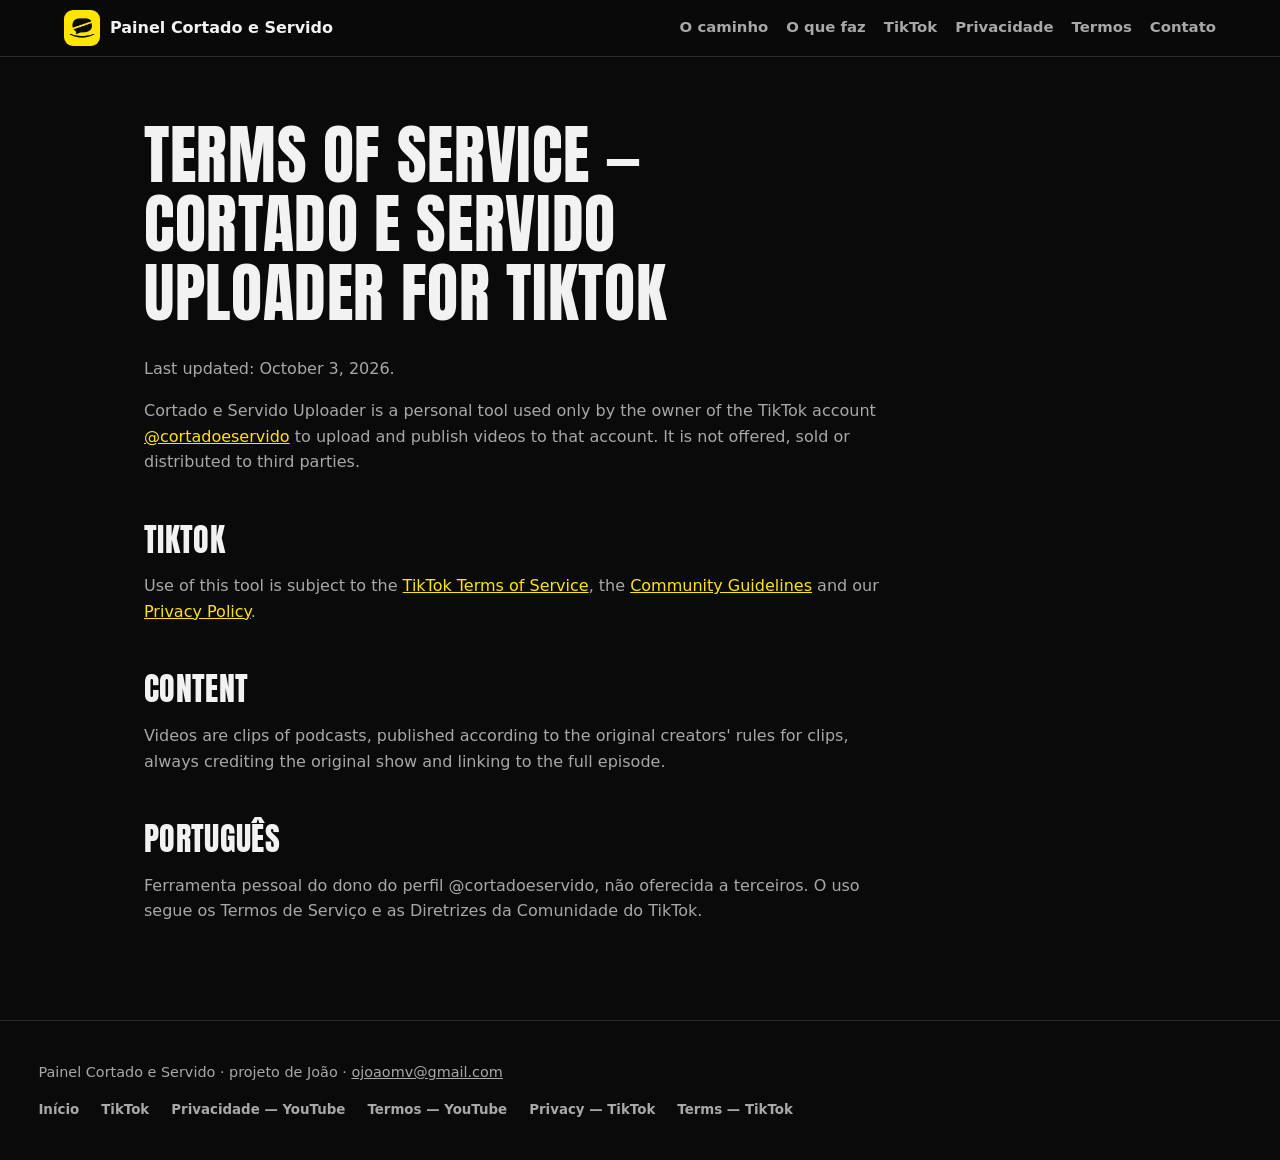
<file: tiktok-termos.html>
<!doctype html><html lang="en"><head><meta charset="utf-8"><meta name="viewport" content="width=device-width,initial-scale=1">
<title>Terms of Service, TikTok</title><link rel="icon" href="favicon.ico" sizes="any"><link rel="icon" type="image/png" sizes="32x32" href="favicon-32.png"><link rel="apple-touch-icon" href="apple-touch-icon.png"><link href="https://fonts.googleapis.com/css2?family=Anton&display=swap" rel="stylesheet"><link rel="stylesheet" href="painel.css?v=5"><link rel="stylesheet" href="integracao.css"></head><body>
<header class="topo"><div class="dentro"><a class="marca" href="index.html"><img src="icon-512.png" alt="" width="36" height="36">Painel Cortado e Servido</a><nav aria-label="Navegação principal"><a href="index.html#caminho">O caminho</a><a href="index.html#telas">O que faz</a><a href="tiktok.html">TikTok</a><a href="privacidade.html">Privacidade</a><a href="termos.html">Termos</a><a href="index.html#contato">Contato</a></nav></div></header>
<main class="documento">
<h1>Terms of Service — Cortado e Servido Uploader for TikTok</h1>
<p>Last updated: October 3, 2026.</p>
<p>Cortado e Servido Uploader is a personal tool used only by the owner of the TikTok account
<a href="https://www.tiktok.com/@cortadoeservido">@cortadoeservido</a> to upload and publish videos to that account.
It is not offered, sold or distributed to third parties.</p>
<h2>TikTok</h2>
<p>Use of this tool is subject to the <a href="https://www.tiktok.com/legal/terms-of-service">TikTok Terms of Service</a>,
the <a href="https://www.tiktok.com/community-guidelines">Community Guidelines</a> and our <a href="tiktok-privacidade.html">Privacy Policy</a>.</p>
<h2>Content</h2>
<p>Videos are clips of podcasts, published according to the original creators' rules for clips, always crediting the original
show and linking to the full episode.</p>
<h2>Português</h2>
<p>Ferramenta pessoal do dono do perfil @cortadoeservido, não oferecida a terceiros. O uso segue os Termos de Serviço e as Diretrizes da Comunidade do TikTok.</p>
</main>
<footer><div class="dentro"><p>Painel Cortado e Servido · projeto de João · <a href="mailto:ojoaomv@gmail.com">ojoaomv@gmail.com</a></p><nav aria-label="Documentos e integrações"><a href="index.html">Início</a><a href="tiktok.html">TikTok</a><a href="privacidade.html">Privacidade — YouTube</a><a href="termos.html">Termos — YouTube</a><a href="tiktok-privacidade.html">Privacy — TikTok</a><a href="tiktok-termos.html">Terms — TikTok</a></nav></div></footer></body></html>
</file>
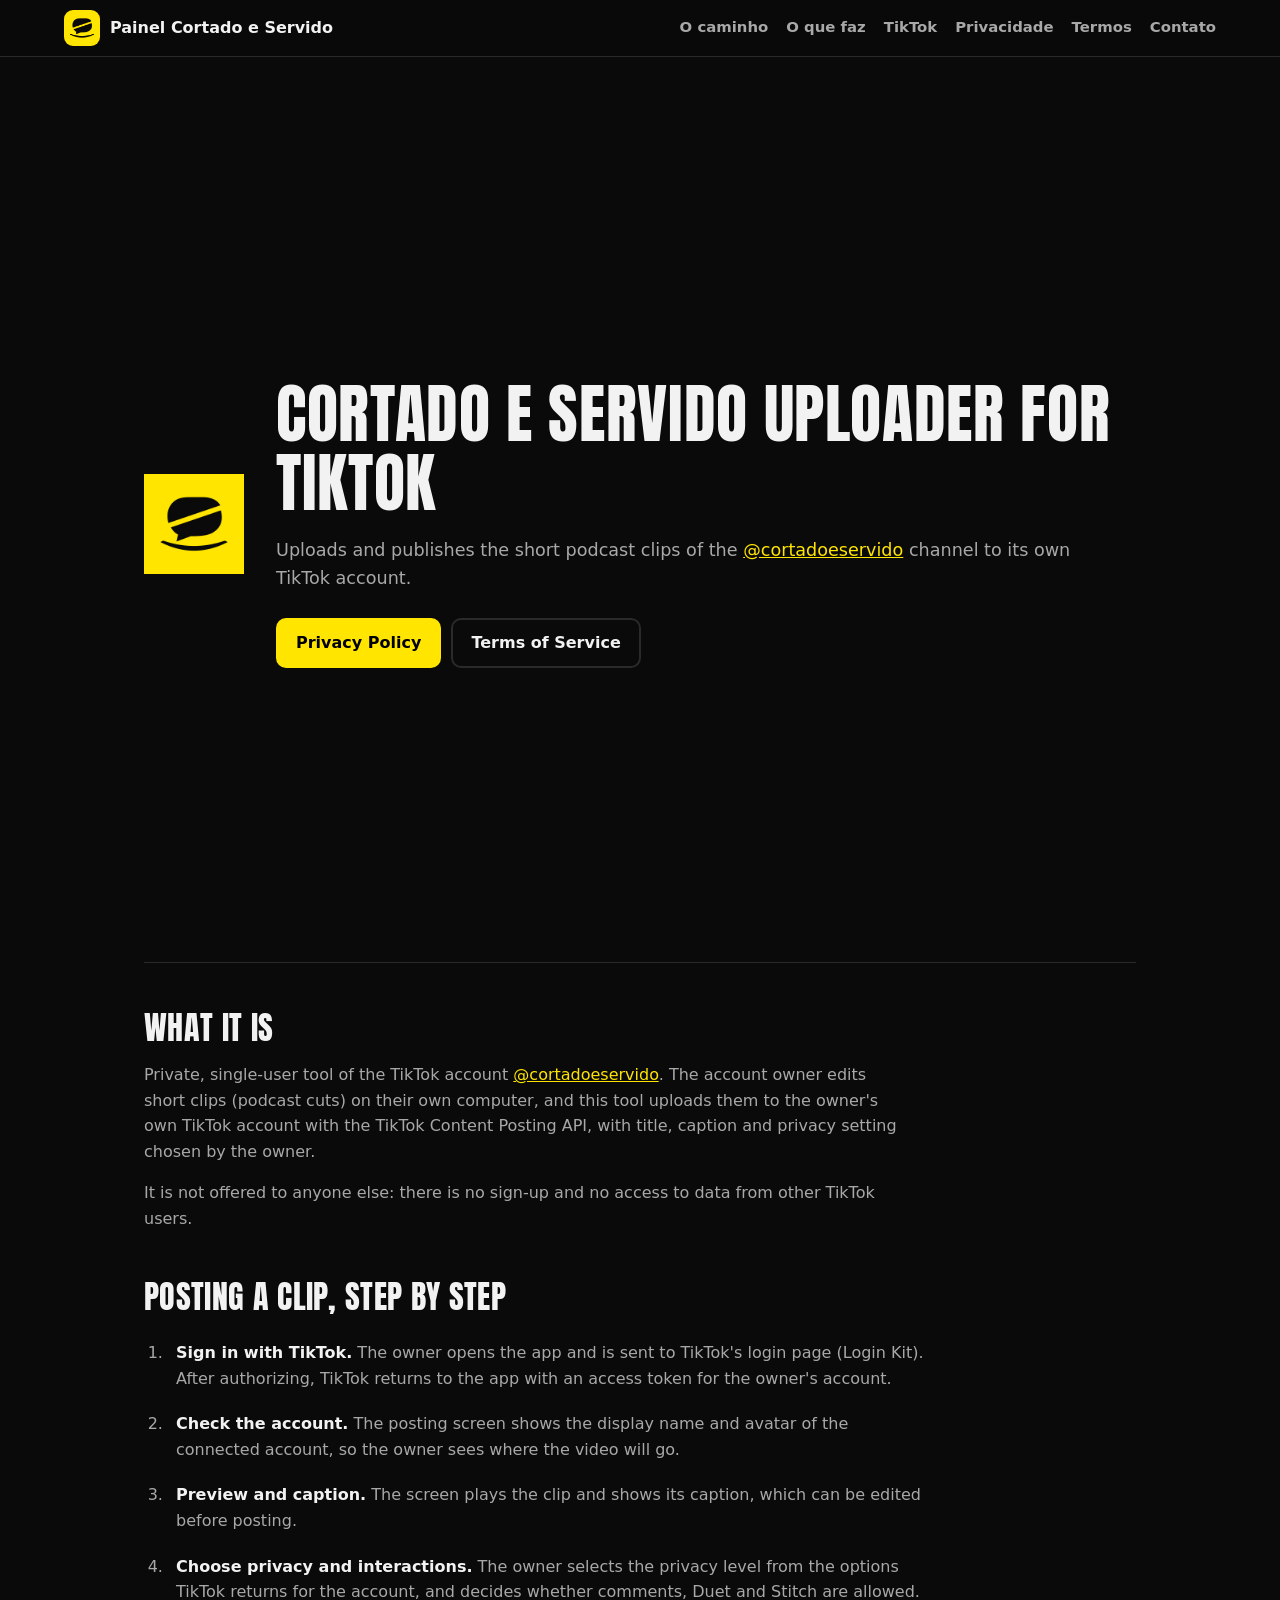
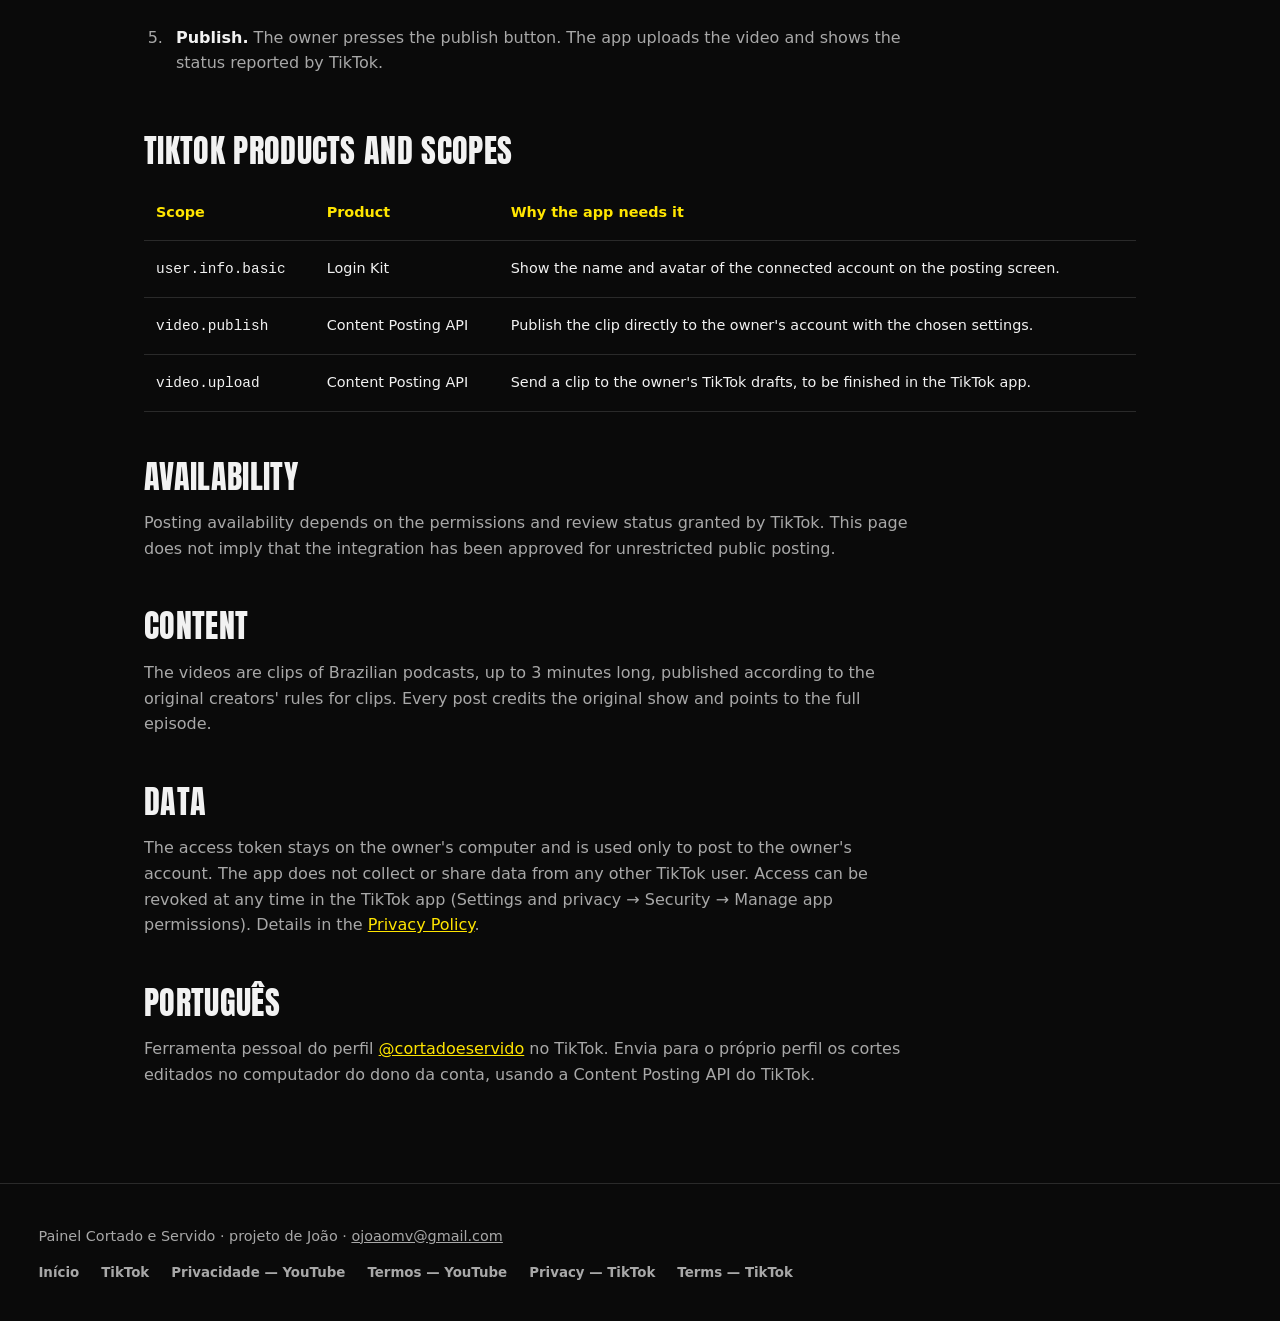
<file: tiktok.html>
<!doctype html><html lang="en"><head><meta charset="utf-8"><meta name="viewport" content="width=device-width,initial-scale=1">
<title>Cortado e Servido Uploader for TikTok</title><meta name="description" content="How Cortado e Servido Uploader uses TikTok Login Kit and the Content Posting API to publish clips to the @cortadoeservido account."><link rel="icon" href="favicon.ico" sizes="any"><link rel="icon" type="image/png" sizes="32x32" href="favicon-32.png"><link rel="apple-touch-icon" href="apple-touch-icon.png"><link href="https://fonts.googleapis.com/css2?family=Anton&display=swap" rel="stylesheet"><link rel="stylesheet" href="painel.css?v=5"><link rel="stylesheet" href="integracao.css"></head><body>
<header class="topo"><div class="dentro"><a class="marca" href="index.html"><img src="icon-512.png" alt="" width="36" height="36">Painel Cortado e Servido</a><nav aria-label="Navegação principal"><a href="index.html#caminho">O caminho</a><a href="index.html#telas">O que faz</a><a href="tiktok.html">TikTok</a><a href="privacidade.html">Privacidade</a><a href="termos.html">Termos</a><a href="index.html#contato">Contato</a></nav></div></header>
<main class="documento">
<section class="capa"><img src="icon-512.png" alt="Cortado e Servido Uploader app icon" width="132" height="132">
<div><h1>Cortado e Servido Uploader for TikTok</h1>
<p class="sub">Uploads and publishes the short podcast clips of the <a href="https://www.tiktok.com/@cortadoeservido">@cortadoeservido</a>
channel to its own TikTok account.</p>
<div class="botoes"><a class="botao" href="tiktok-privacidade.html">Privacy Policy</a><a class="botao claro" href="tiktok-termos.html">Terms of Service</a></div></div></section>

<h2>What it is</h2>
<p>Private, single-user tool of the TikTok account <a href="https://www.tiktok.com/@cortadoeservido">@cortadoeservido</a>.
The account owner edits short clips (podcast cuts) on their own computer, and this tool uploads them to the owner's own TikTok
account with the TikTok Content Posting API, with title, caption and privacy setting chosen by the owner.</p>
<p>It is not offered to anyone else: there is no sign-up and no access to data from other TikTok users.</p>

<h2>Posting a clip, step by step</h2>
<ol class="passos">
<li><strong>Sign in with TikTok.</strong> The owner opens the app and is sent to TikTok's login page (Login Kit). After authorizing, TikTok returns to the app with an access token for the owner's account.</li>
<li><strong>Check the account.</strong> The posting screen shows the display name and avatar of the connected account, so the owner sees where the video will go.</li>
<li><strong>Preview and caption.</strong> The screen plays the clip and shows its caption, which can be edited before posting.</li>
<li><strong>Choose privacy and interactions.</strong> The owner selects the privacy level from the options TikTok returns for the account, and decides whether comments, Duet and Stitch are allowed.</li>
<li><strong>Publish.</strong> The owner presses the publish button. The app uploads the video and shows the status reported by TikTok.</li>
</ol>

<h2>TikTok products and scopes</h2>
<table><tr><th>Scope</th><th>Product</th><th>Why the app needs it</th></tr>
<tr><td><code>user.info.basic</code></td><td>Login Kit</td><td>Show the name and avatar of the connected account on the posting screen.</td></tr>
<tr><td><code>video.publish</code></td><td>Content Posting API</td><td>Publish the clip directly to the owner's account with the chosen settings.</td></tr>
<tr><td><code>video.upload</code></td><td>Content Posting API</td><td>Send a clip to the owner's TikTok drafts, to be finished in the TikTok app.</td></tr></table>

<h2>Availability</h2><p>Posting availability depends on the permissions and review status granted by TikTok. This page does not imply that the integration has been approved for unrestricted public posting.</p><h2>Content</h2>
<p>The videos are clips of Brazilian podcasts, up to 3 minutes long, published according to the original creators' rules for clips.
Every post credits the original show and points to the full episode.</p>

<h2>Data</h2>
<p>The access token stays on the owner's computer and is used only to post to the owner's account. The app does not collect or
share data from any other TikTok user. Access can be revoked at any time in the TikTok app (Settings and privacy → Security → Manage app permissions).
Details in the <a href="tiktok-privacidade.html">Privacy Policy</a>.</p>

<h2>Português</h2>
<p>Ferramenta pessoal do perfil <a href="https://www.tiktok.com/@cortadoeservido">@cortadoeservido</a> no TikTok. Envia para o
próprio perfil os cortes editados no computador do dono da conta, usando a Content Posting API do TikTok.</p>
</main>
<footer><div class="dentro"><p>Painel Cortado e Servido · projeto de João · <a href="mailto:ojoaomv@gmail.com">ojoaomv@gmail.com</a></p><nav aria-label="Documentos e integrações"><a href="index.html">Início</a><a href="tiktok.html">TikTok</a><a href="privacidade.html">Privacidade — YouTube</a><a href="termos.html">Termos — YouTube</a><a href="tiktok-privacidade.html">Privacy — TikTok</a><a href="tiktok-termos.html">Terms — TikTok</a></nav></div></footer></body></html>
</file>
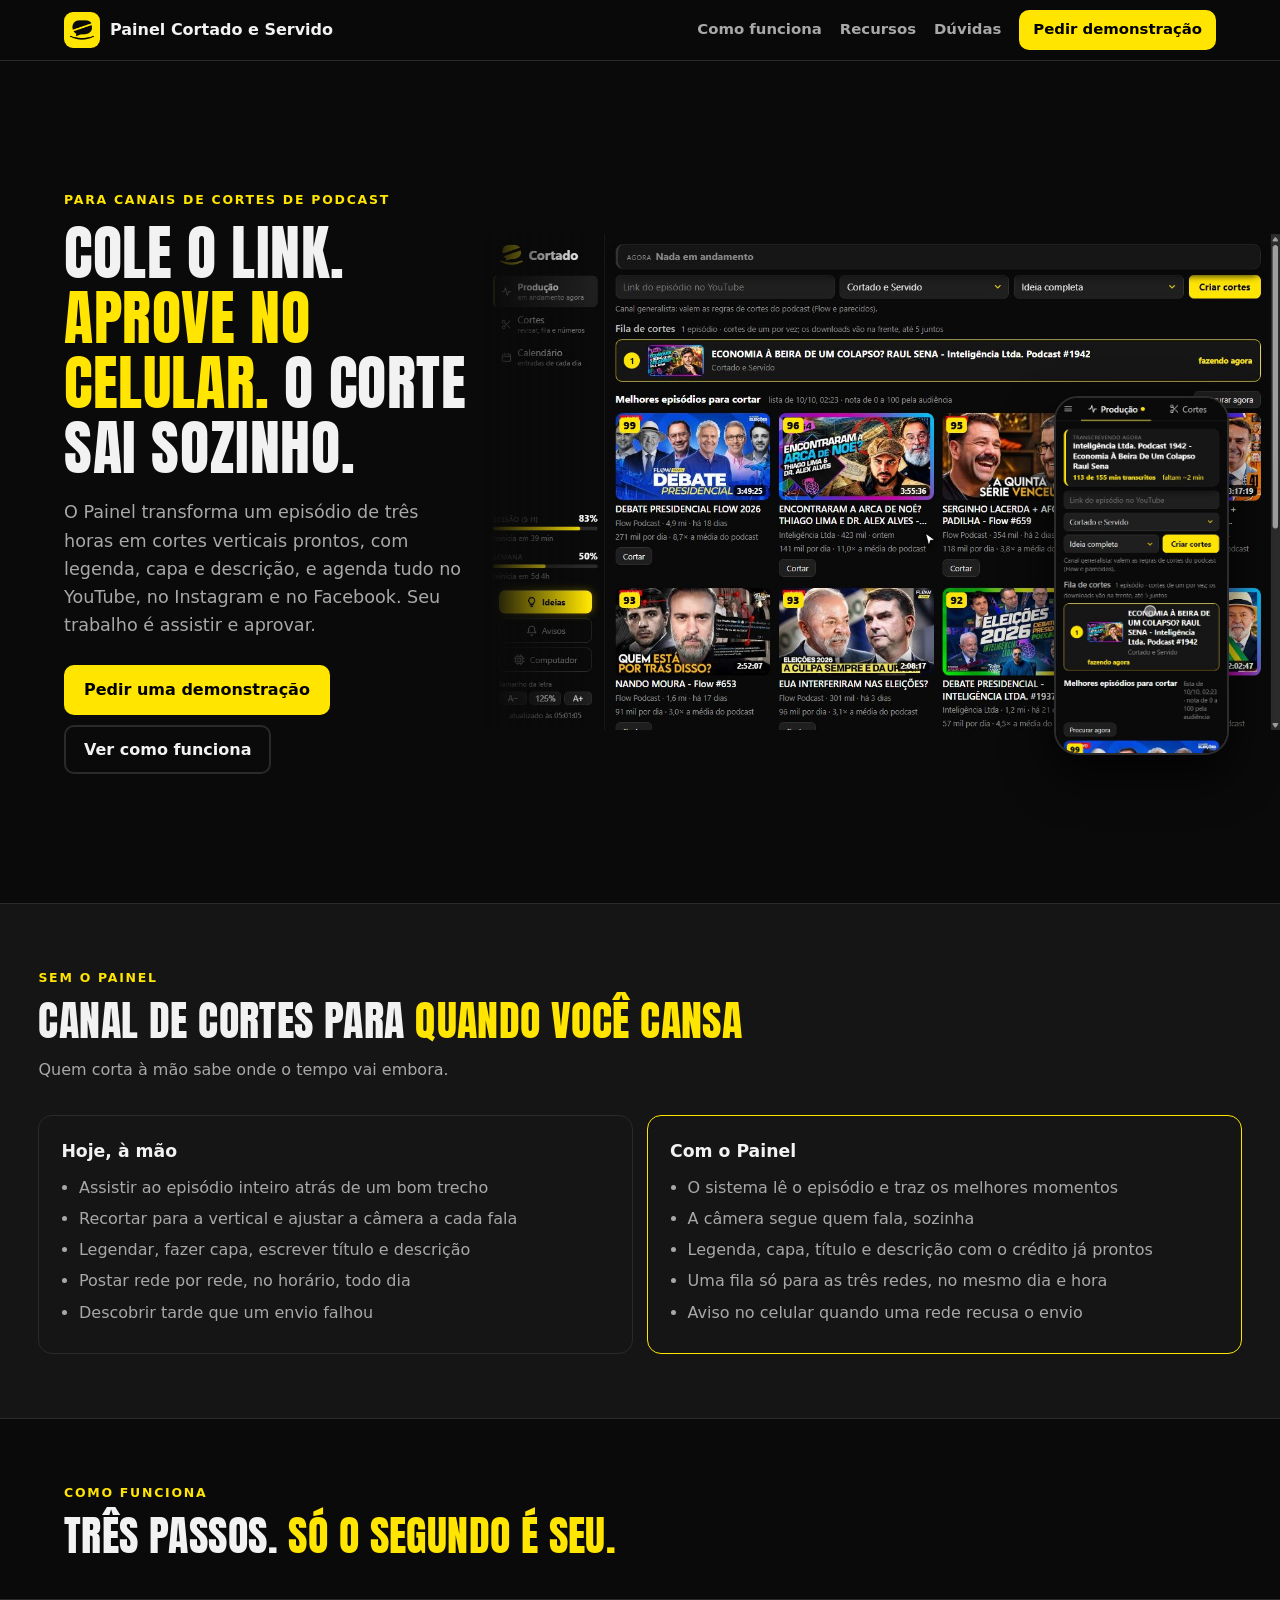
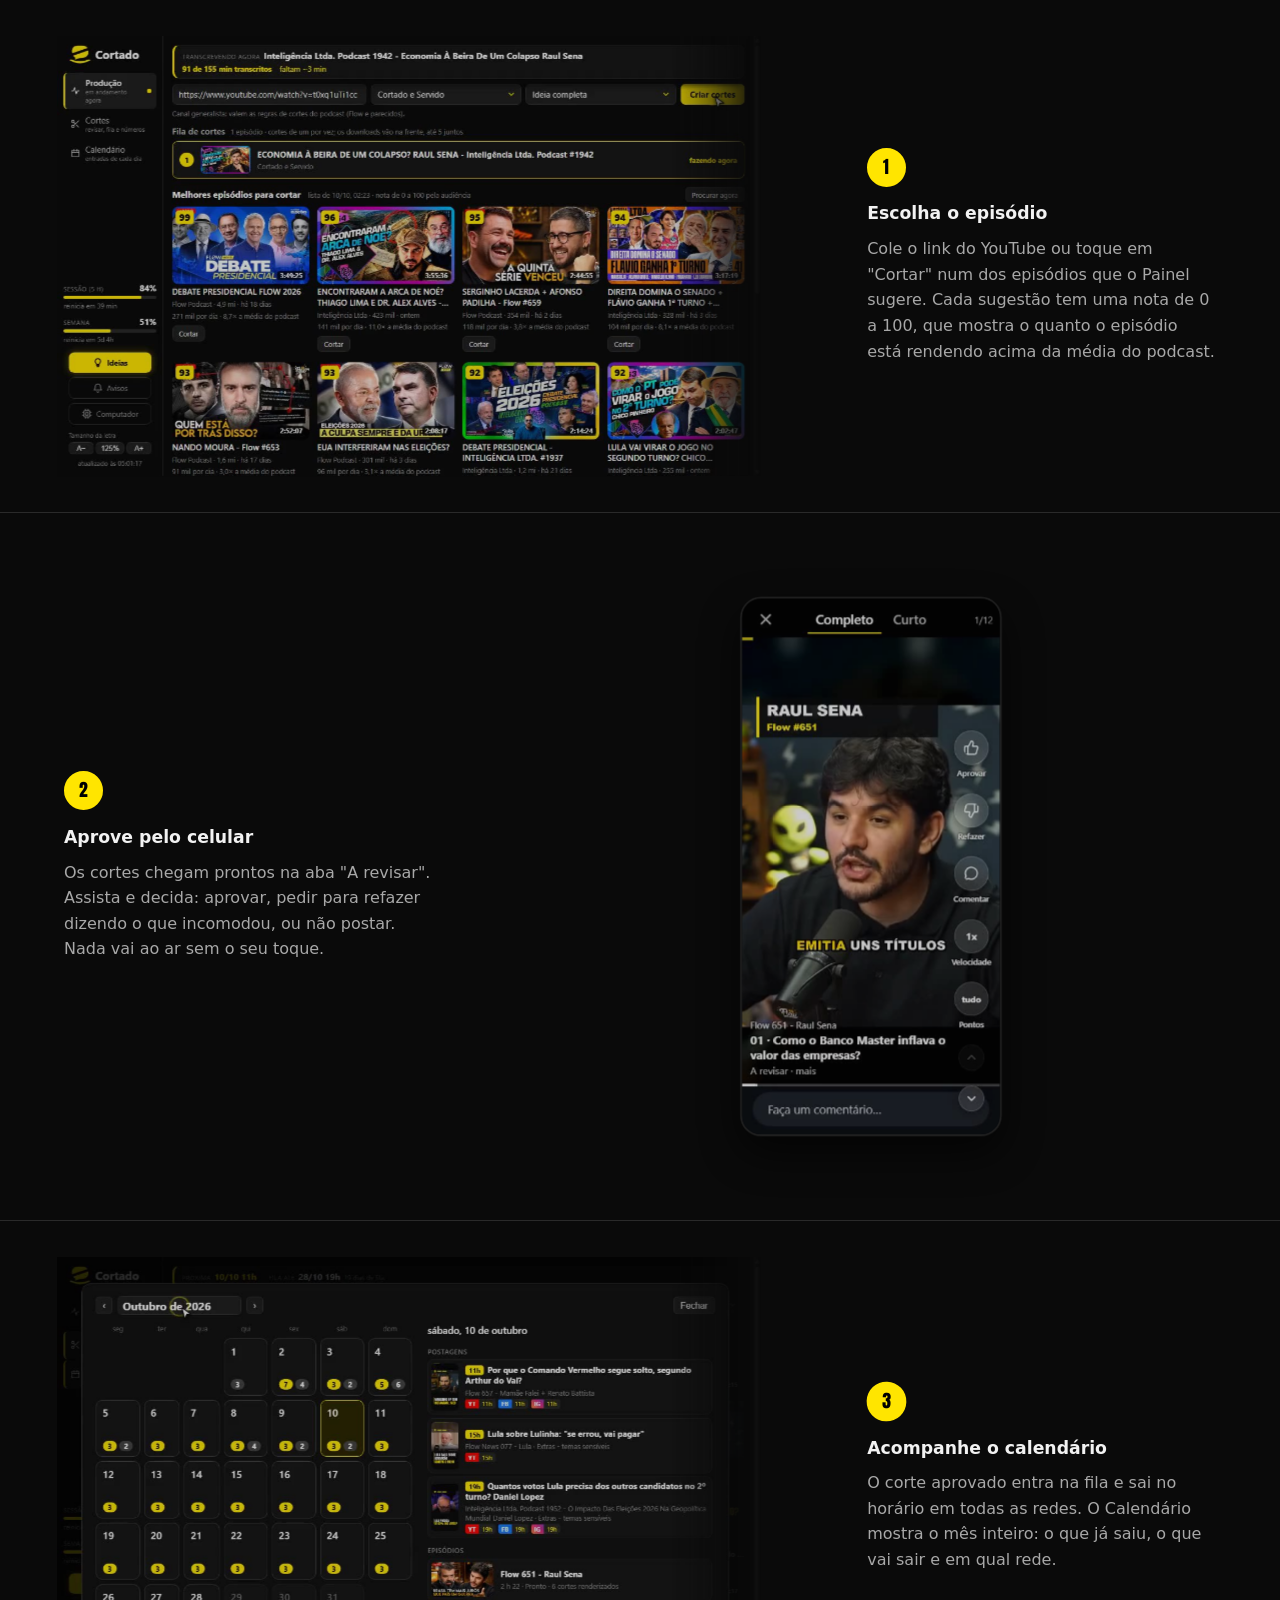
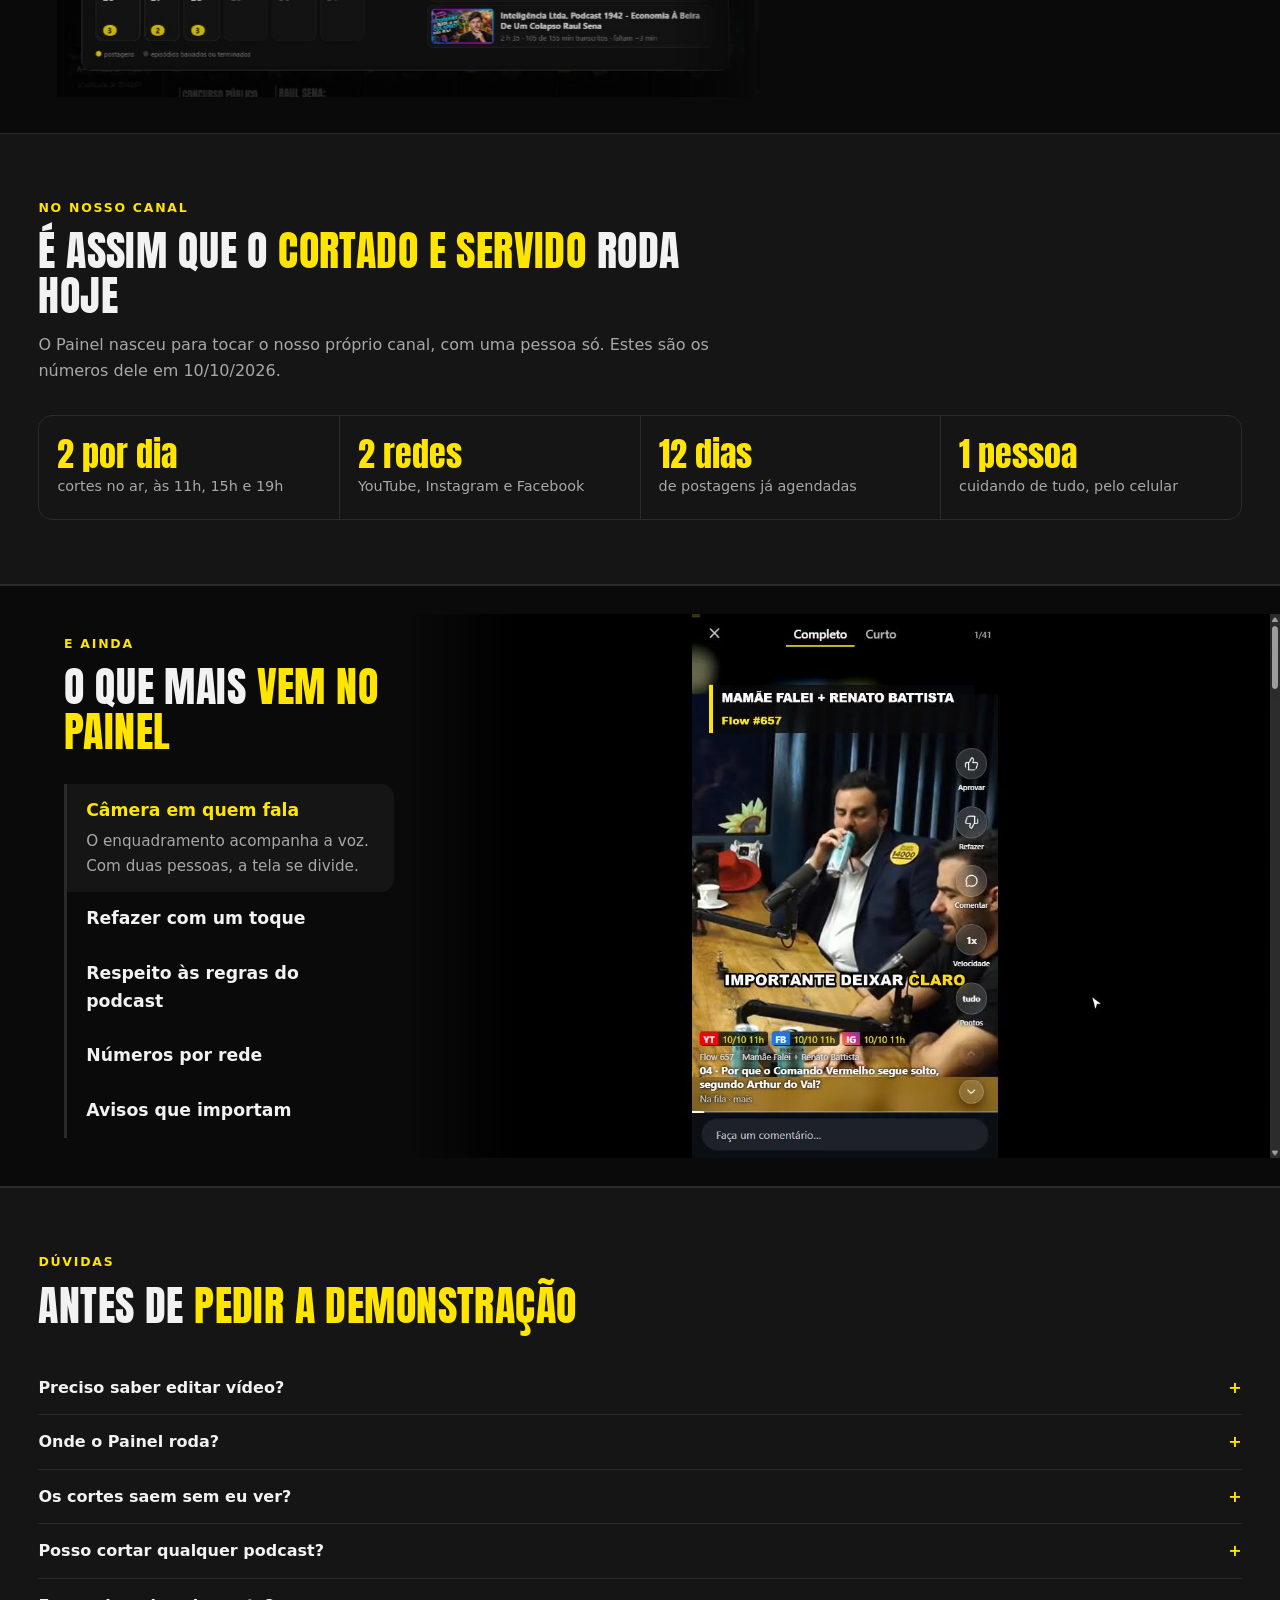
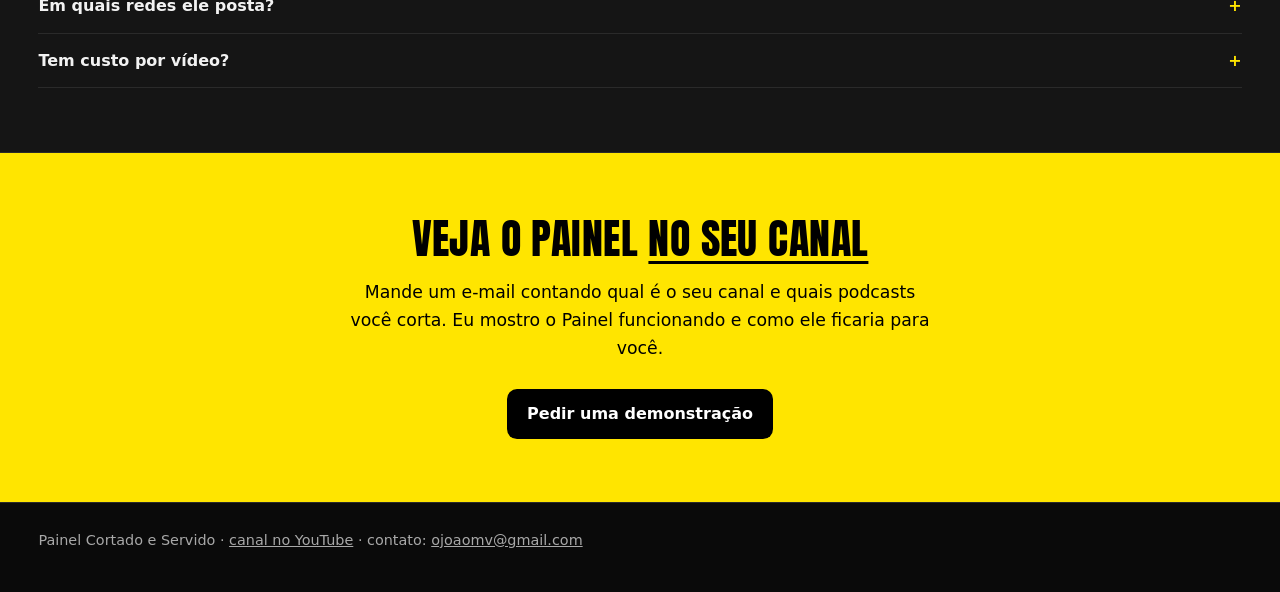
<file: vendas.html>
<!doctype html><html lang="pt-BR"><head><meta charset="utf-8"><meta name="viewport" content="width=device-width,initial-scale=1">
<title>Painel Cortado e Servido — seu canal de cortes postando todo dia</title>
<meta name="description" content="O sistema que transforma um link de podcast em cortes prontos e agendados no YouTube, Instagram e Facebook. Você só aprova pelo celular."><meta property="og:type" content="website"><meta property="og:url" content="https://joaoppk2.github.io/cortado-site/vendas.html"><meta property="og:title" content="Painel Cortado e Servido: seu canal de cortes postando todo dia"><meta property="og:description" content="O sistema que transforma um link de podcast em cortes prontos e agendados no YouTube, Instagram e Facebook. Você só aprova pelo celular."><meta property="og:image" content="https://joaoppk2.github.io/cortado-site/icon-512.png"><meta name="twitter:card" content="summary">
<link rel="icon" href="favicon.ico" sizes="any"><link rel="icon" type="image/png" sizes="32x32" href="favicon-32.png"><link rel="apple-touch-icon" href="apple-touch-icon.png">
<link rel="preconnect" href="https://fonts.googleapis.com"><link rel="preconnect" href="https://fonts.gstatic.com" crossorigin>
<link href="https://fonts.googleapis.com/css2?family=Anton&display=swap" rel="stylesheet"><link rel="stylesheet" href="painel.css?v=5"></head><body>

<header class="topo"><div class="dentro"><a class="marca" href="vendas.html"><img src="icon-512.png" alt="" width="36" height="36">Painel Cortado e Servido</a>
<nav><a class="some" href="#como">Como funciona</a><a class="some" href="#recursos">Recursos</a><a class="some" href="#duvidas">Dúvidas</a><a class="botao" href="#demo" style="padding:8px 14px;color:#000">Pedir demonstração</a></nav></div></header>

<main>
<section class="capa"><div class="dentro">
<div><p class="olho">Para canais de cortes de podcast</p>
<h1>Cole o link. <em>Aprove no celular.</em> O corte sai sozinho.</h1>
<p class="sub">O Painel transforma um episódio de três horas em cortes verticais prontos, com legenda, capa e descrição, e agenda tudo no YouTube, no Instagram e no Facebook. Seu trabalho é assistir e aprovar.</p>
<div class="botoes"><a class="botao" href="#demo">Pedir uma demonstração</a><a class="botao claro" href="#como">Ver como funciona</a></div></div>
<div class="palco"><div class="janela"><video src="videos/painel-pc.mp4" poster="videos/painel-pc.jpg" width="1280" height="800" autoplay muted loop playsinline preload="auto" aria-label="Vídeo do Painel no computador: colar o link do episódio, ver a fila, assistir ao corte, aprovar e conferir o calendário"></video></div>
<div class="celular"><video src="videos/painel-celular.mp4" poster="videos/painel-celular.jpg" width="412" height="856" autoplay muted loop playsinline preload="auto" aria-label="Vídeo do Painel no celular: do link do episódio ao corte aprovado"></video></div></div>
</div></section>

<section class="faixa"><div class="dentro"><div class="cab">
<p class="olho">Sem o Painel</p>
<h2>Canal de cortes para <em>quando você cansa</em></h2>
<p>Quem corta à mão sabe onde o tempo vai embora.</p></div>
<div class="dupla">
<div class="caixa"><h3>Hoje, à mão</h3><ul>
<li>Assistir ao episódio inteiro atrás de um bom trecho</li>
<li>Recortar para a vertical e ajustar a câmera a cada fala</li>
<li>Legendar, fazer capa, escrever título e descrição</li>
<li>Postar rede por rede, no horário, todo dia</li>
<li>Descobrir tarde que um envio falhou</li></ul></div>
<div class="caixa sim"><h3>Com o Painel</h3><ul>
<li>O sistema lê o episódio e traz os melhores momentos</li>
<li>A câmera segue quem fala, sozinha</li>
<li>Legenda, capa, título e descrição com o crédito já prontos</li>
<li>Uma fila só para as três redes, no mesmo dia e hora</li>
<li>Aviso no celular quando uma rede recusa o envio</li></ul></div>
</div></div></section>

<section id="como" class="integrada"><div class="dentro"><div class="cab">
<p class="olho">Como funciona</p>
<h2>Três passos. <em>Só o segundo é seu.</em></h2></div>

<div class="passo"><div><div class="n">1</div><h3>Escolha o episódio</h3>
<p>Cole o link do YouTube ou toque em "Cortar" num dos episódios que o Painel sugere. Cada sugestão tem uma nota de 0 a 100, que mostra o quanto o episódio está rendendo acima da média do podcast.</p></div>
<div class="foto"><div class="janela"><video class="rola" src="videos/passo-link-pc.mp4" poster="videos/passo-link-pc.jpg" width="1280" height="800" muted loop playsinline preload="none" aria-label="Sugestões de episódios com nota de 0 a 100"></video></div></div></div>

<div class="passo"><div><div class="n">2</div><h3>Aprove pelo celular</h3>
<p>Os cortes chegam prontos na aba "A revisar". Assista e decida: aprovar, pedir para refazer dizendo o que incomodou, ou não postar. Nada vai ao ar sem o seu toque.</p></div>
<div class="foto estreita"><div class="celular"><video class="rola" src="videos/passo-aprovar-celular.mp4" poster="videos/passo-aprovar-celular.jpg" width="412" height="856" muted loop playsinline preload="none" aria-label="Cortes prontos para aprovar no celular"></video></div></div></div>

<div class="passo"><div><div class="n">3</div><h3>Acompanhe o calendário</h3>
<p>O corte aprovado entra na fila e sai no horário em todas as redes. O Calendário mostra o mês inteiro: o que já saiu, o que vai sair e em qual rede.</p></div>
<div class="foto"><div class="janela"><video class="rola" src="videos/passo-calendario-pc.mp4" poster="videos/passo-calendario-pc.jpg" width="1280" height="800" muted loop playsinline preload="none" aria-label="Calendário com as postagens agendadas em cada rede"></video></div></div></div>
</div></section>

<section class="faixa"><div class="dentro"><div class="cab">
<p class="olho">No nosso canal</p>
<h2>É assim que o <em>Cortado e Servido</em> roda hoje</h2>
<p>O Painel nasceu para tocar o nosso próprio canal, com uma pessoa só. Estes são os números dele em 10/10/2026.</p></div>
<ul class="numeros">
<li><b>3 por dia</b><span>cortes no ar, às 11h, 15h e 19h</span></li>
<li><b>3 redes</b><span>YouTube, Instagram e Facebook</span></li>
<li><b>19 dias</b><span>de postagens já agendadas</span></li>
<li><b>1 pessoa</b><span>cuidando de tudo, pelo celular</span></li>
</ul></div></section>

<section id="recursos" class="inteira"><div class="abas"><div class="abas-texto"><div class="cab">
<p class="olho">E ainda</p>
<h2>O que mais <em>vem no Painel</em></h2></div>
<div class="abas-lista" role="tablist" aria-label="Recursos do Painel">
<button type="button" role="tab" data-v="rec-toca"><b>Câmera em quem fala</b><span>O enquadramento acompanha a voz. Com duas pessoas, a tela se divide.</span><i></i></button>
<button type="button" role="tab" data-v="rec-refazer"><b>Refazer com um toque</b><span>Diga se o problema é câmera, corte ou texto e o corte volta refeito para você rever.</span><i></i></button>
<button type="button" role="tab" data-v="rec-regras"><b>Respeito às regras do podcast</b><span>O Painel confere a permissão da fonte antes de cortar e sempre credita o programa original.</span><i></i></button>
<button type="button" role="tab" data-v="rec-numeros"><b>Números por rede</b><span>Visualizações, horas assistidas e seguidores, por período, sem abrir três aplicativos.</span><i></i></button>
<button type="button" role="tab" data-v="rec-avisos"><b>Avisos que importam</b><span>Notificação no celular só quando algo dá errado. O que deu certo aparece no calendário.</span><i></i></button>
</div></div>
<div class="abas-tela"><video src="videos/rec-toca.mp4" poster="videos/rec-toca.jpg" width="1280" height="800" muted playsinline preload="none" aria-label="Vídeo do recurso escolhido no Painel"></video></div></div></section>

<section id="duvidas" class="faixa"><div class="dentro"><div class="cab">
<p class="olho">Dúvidas</p>
<h2>Antes de <em>pedir a demonstração</em></h2></div>
<details><summary>Preciso saber editar vídeo?</summary><p>Não. O corte chega pronto. Você assiste, aprova ou diz o que quer diferente.</p></details>
<details><summary>Onde o Painel roda?</summary><p>No seu computador com Windows e placa de vídeo, ligado na hora das postagens. No celular ele abre como um aplicativo instalado e fala com o seu computador.</p></details>
<details><summary>Os cortes saem sem eu ver?</summary><p>Não. Só entra na fila das redes o corte que você aprovou.</p></details>
<details><summary>Posso cortar qualquer podcast?</summary><p>Só os que liberam cortes. Cada programa tem as suas regras, e o Painel confere a fonte antes de começar. O crédito e o link do episódio completo vão em toda descrição.</p></details>
<details><summary>Em quais redes ele posta?</summary><p>YouTube Shorts, Instagram Reels e Facebook Reels, pelas APIs oficiais. O TikTok está em fase de aprovação.</p></details>
<details><summary>Tem custo por vídeo?</summary><p>A transcrição é feita no seu computador, sem cobrança por minuto. A escolha dos trechos usa uma assinatura de IA, que é sua.</p></details>
</div></section>

<section id="demo" class="chamada"><div class="dentro">
<h2>Veja o Painel <em>no seu canal</em></h2>
<p>Mande um e-mail contando qual é o seu canal e quais podcasts você corta. Eu mostro o Painel funcionando e como ele ficaria para você.</p>
<div class="botoes"><a class="botao" href="mailto:ojoaomv@gmail.com?subject=Demonstra%C3%A7%C3%A3o%20do%20Painel%20Cortado%20e%20Servido">Pedir uma demonstração</a></div>
</div></section>
</main>

<footer><div class="dentro">Painel Cortado e Servido · <a href="https://www.youtube.com/@cortadoeservido">canal no YouTube</a> · contato: <a href="mailto:ojoaomv@gmail.com">ojoaomv@gmail.com</a></div></footer>
<script src="motion.js"></script><script src="painel.js?v=5"></script>
</body></html>
</file>
<file: painel.css>
:root{--amarelo:#ffe500;--preto:#0a0a0a;--chapa:#151515;--linha:#2a2a2a;--texto:#f2f2f2;--fraco:#a8a8a8}
*{box-sizing:border-box}
html{scroll-behavior:smooth;font-size:clamp(16px,.9375vw - 2px,30px)}
body{font-family:system-ui,-apple-system,"Segoe UI",sans-serif;margin:0;line-height:1.6;color:var(--texto);background:var(--preto)}
img,video{max-width:100%;height:auto;display:block}
a{color:var(--amarelo)}
.dentro{max-width:96rem;margin:0 auto;padding:0 max(16px,3vw)}

header.topo{position:sticky;top:0;z-index:5;background:rgba(10,10,10,.92);backdrop-filter:blur(8px);border-bottom:1px solid var(--linha)}
.topo .dentro{display:flex;align-items:center;gap:8px 18px;flex-wrap:wrap;padding-top:10px;padding-bottom:10px}
.marca{display:flex;align-items:center;gap:10px;font-weight:800;color:var(--texto);text-decoration:none}
.marca img{width:36px;height:36px;border-radius:9px}
nav{margin-left:auto;display:flex;gap:4px 18px;flex-wrap:wrap;align-items:center}
nav a{color:var(--fraco);text-decoration:none;font-weight:600;font-size:.93em}
nav a:hover{color:var(--texto)}

h1,h2{font-family:Anton,Impact,"Arial Narrow Bold",sans-serif;font-weight:400;text-transform:uppercase;letter-spacing:.01em;line-height:1.08;margin:0}
h1{font-size:clamp(2.6rem,4.7vw,9rem)}
h2{font-size:clamp(1.7rem,4.4vw,2.6rem)}
h3{font-size:1.08em;margin:0 0 .3em}
h1 em,h2 em{font-style:normal;color:var(--amarelo)}
.olho{font-size:.78em;font-weight:700;letter-spacing:.14em;text-transform:uppercase;color:var(--amarelo);margin:0 0 .9em}
.sub{font-size:1.14em;color:var(--fraco);max-width:38em;margin:1em 0 0}
section{padding:64px 0}
section.faixa{background:var(--chapa);border-top:1px solid var(--linha);border-bottom:1px solid var(--linha)}
.cab{max-width:44em;margin-bottom:32px}
.cab p{color:var(--fraco);margin:.8em 0 0}
.cab .olho{color:var(--amarelo);margin:0 0 .9em}

.botoes{display:flex;gap:10px;flex-wrap:wrap;margin-top:26px}
.botao{background:var(--amarelo);color:#000;text-decoration:none;font-weight:800;padding:12px 20px;border-radius:10px;display:inline-block}
.botao:hover{filter:brightness(1.08)}
.botao.claro{background:transparent;color:var(--texto);border:2px solid var(--linha);padding:10px 18px}
.botao.claro:hover{border-color:var(--fraco)}

.capa{padding:56px 0 40px}
.capa .dentro{display:grid;grid-template-columns:.85fr 1.15fr;gap:3rem;align-items:center;width:100%}
.palco{position:relative;padding-bottom:28px}
.janela{border:1px solid var(--linha);border-radius:12px;overflow:hidden;background:var(--chapa);box-shadow:0 24px 60px rgba(0,0,0,.6)}
.janela::before{content:"";display:block;height:22px;background:#1c1c1c;border-bottom:1px solid var(--linha)}
.celular{border:6px solid #222;border-radius:26px;overflow:hidden;background:#000;box-shadow:0 18px 44px rgba(0,0,0,.7)}
.palco .celular{position:absolute;right:-6px;bottom:0;width:31%}

.numeros{display:grid;grid-template-columns:repeat(auto-fit,minmax(150px,1fr));gap:1px;background:var(--linha);border:1px solid var(--linha);border-radius:14px;overflow:hidden;padding:0;margin:0;list-style:none}
.numeros li{background:var(--chapa);padding:20px 18px}
.numeros b{display:block;font-family:Anton,Impact,sans-serif;font-weight:400;font-size:2.1rem;line-height:1.1;color:var(--amarelo)}
.numeros span{font-size:.9em;color:var(--fraco)}

.passo{display:grid;grid-template-columns:1fr 1fr;gap:36px;align-items:center;padding:28px 0}
.passo + .passo{border-top:1px solid var(--linha)}
.passo:nth-child(even) .foto{order:-1}
.passo .n{font-family:Anton,Impact,sans-serif;font-size:1.1rem;color:#000;background:var(--amarelo);width:2.2em;height:2.2em;border-radius:50%;display:grid;place-items:center;margin-bottom:14px}
.passo p{color:var(--fraco);margin:.5em 0 0}
.passo ul{color:var(--fraco);padding-left:1.1em;margin:.7em 0 0}
.passo .foto.estreita{max-width:19rem;margin:0 auto}

.grade{display:grid;grid-template-columns:repeat(4,1fr);gap:14px;padding:0;margin:0;list-style:none}
.grade:has(li:nth-child(3):last-child){grid-template-columns:repeat(3,1fr)}
.grade li{border:1px solid var(--linha);border-radius:14px;padding:18px;background:var(--chapa)}
section.faixa .grade li{background:var(--preto)}
.grade p{margin:0;font-size:.95em;color:var(--fraco)}

.pilha{display:flex;flex-wrap:wrap;gap:8px;padding:0;margin:18px 0 0;list-style:none}
.pilha li{border:1px solid var(--linha);border-radius:99px;padding:5px 13px;font-size:.88em;color:var(--fraco)}

.dupla{display:grid;grid-template-columns:1fr 1fr;gap:14px}
.caixa{border:1px solid var(--linha);border-radius:14px;padding:22px;background:var(--chapa)}
.caixa.sim{border-color:var(--amarelo)}
.caixa ul{padding-left:1.1em;margin:.6em 0 0;color:var(--fraco)}
.caixa li{margin-bottom:.35em}

details{border-bottom:1px solid var(--linha);padding:14px 0}
summary{cursor:pointer;font-weight:700;list-style:none;display:flex;justify-content:space-between;gap:16px}
summary::after{content:"+";color:var(--amarelo);font-weight:800}
details[open] summary::after{content:"–"}
summary::-webkit-details-marker{display:none}
details p{color:var(--fraco);margin:.6em 0 0;max-width:46em}

.chamada{background:var(--amarelo);color:#000;text-align:center}
.chamada h2 em{color:#000;text-decoration:underline;text-decoration-thickness:.08em;text-underline-offset:.12em}
.chamada p{max-width:34em;margin:1em auto 0;font-size:1.08em}
.chamada .botoes{justify-content:center}
.chamada .botao{background:#000;color:#fff}

footer{padding:26px 0 40px;font-size:.9em;color:var(--fraco);border-top:1px solid var(--linha)}
footer a{color:var(--fraco)}

/* movimento (painel.js põe a classe js; sem ela a página fica inteira e parada) */
.gira{position:relative}
.gira img{transition:opacity .9s ease}
.gira img:not(:first-child){position:absolute;inset:0;width:100%;height:100%}
.gira img:not(.vista){opacity:0}
.telas{display:flex;gap:8px;margin-top:14px;font-size:.8em;font-weight:700;color:var(--fraco)}
.telas span{border:1px solid var(--linha);border-radius:99px;padding:3px 12px;transition:background .4s,color .4s,border-color .4s}
.telas span.vista{background:var(--amarelo);border-color:var(--amarelo);color:#000}
.palco{padding-bottom:26px}
.palco .celular{bottom:0;width:29%}
.botao{transition:transform .18s,filter .18s,border-color .18s}
.botao:hover{transform:translateY(-2px)}
.botao:active{transform:translateY(0) scale(.98)}
.grade li,.caixa{transition:transform .25s,border-color .25s,opacity .6s}
.grade li:hover{transform:translateY(-4px);border-color:var(--amarelo)}
.passo .foto img,.passo .foto video{transition:transform .5s cubic-bezier(.2,.7,.2,1)}
.passo .foto:hover img,.passo .foto:hover video{transform:scale(1.03)}
.progresso{position:fixed;left:0;top:0;height:3px;width:100%;z-index:9;background:var(--amarelo);transform:scaleX(0);transform-origin:left}
.js .surge{opacity:0;transform:translateY(24px);transition:opacity .6s ease,transform .6s cubic-bezier(.2,.7,.2,1),border-color .25s}
.js .surge.visto{opacity:1;transform:none}
.js .grade li.visto:hover{transform:translateY(-4px)}
.js .passo .foto.surge{transform:translateY(24px) scale(.96)}
.js .passo .foto.surge.visto{transform:none}
@keyframes sobe{from{opacity:0;transform:translateY(22px)}to{opacity:1;transform:none}}
@keyframes chega{from{opacity:0;transform:translateY(30px) scale(.96)}to{opacity:1;transform:none}}
@keyframes flutua{0%,100%{transform:translateY(0)}50%{transform:translateY(-10px)}}
@keyframes brilho{0%,100%{box-shadow:0 0 0 0 rgba(255,229,0,.45)}60%{box-shadow:0 0 0 12px rgba(255,229,0,0)}}
.js .capa .dentro>div:first-child>*{animation:sobe .7s cubic-bezier(.2,.7,.2,1) both}
.js .capa .dentro>div:first-child>:nth-child(2){animation-delay:.1s}
.js .capa .dentro>div:first-child>:nth-child(3){animation-delay:.22s}
.js .capa .dentro>div:first-child>:nth-child(4){animation-delay:.34s}
.js .palco{animation:chega .9s .25s cubic-bezier(.2,.7,.2,1) both}
.js .palco .celular{animation:flutua 5.5s ease-in-out infinite}
.js .capa .botao:not(.claro),.js .chamada .botao{animation:brilho 2.6s ease-out 1.2s infinite}

@media (min-width:761px){
 .capa .dentro,.topo .dentro{max-width:none;padding-left:5vw;padding-right:5vw}
 .capa .sub{font-size:clamp(1.1rem,1.25vw,2rem)}
 .capa{min-height:calc(100vh - 3.6rem);min-height:calc(100svh - 3.6rem);display:flex;align-items:center}
}
/* abas de recursos: a lista de um lado e, do outro, o vídeo da tela como fundo da seção, de cima a baixo e até a borda
   da página, sumindo aos poucos para o lado do texto; a barra amarela mostra o andamento do vídeo */
section.inteira{padding:0;border-top:1px solid var(--linha);border-bottom:1px solid var(--linha);overflow:hidden}
.abas{display:grid;grid-template-columns:minmax(0,32fr) minmax(0,68fr);align-items:center}
.abas-texto{padding:3rem 1rem 3rem 5vw;display:flex;flex-direction:column;justify-content:center;position:relative;z-index:1}
.abas-texto .cab{margin-bottom:1.8rem}
.abas-lista{display:flex;flex-direction:column}
.abas-lista button{font:inherit;text-align:left;background:none;border:0;border-left:3px solid var(--linha);color:var(--fraco);cursor:pointer;
 position:relative;padding:.85rem 1rem .85rem 1.2rem;border-radius:0 .8rem .8rem 0;transition:background .25s}
.abas-lista button:hover{background:#ffffff0a}
.abas-lista b{display:block;color:var(--texto);font-size:1.08em;transition:color .25s}
.abas-lista span{display:block;font-size:.95em;max-height:0;opacity:0;overflow:hidden;transition:max-height .35s ease,opacity .35s,margin .35s}
.abas-lista i{position:absolute;left:-3px;top:0;width:3px;height:0;background:var(--amarelo);transition:height .25s linear}
.abas-lista .ativa{background:var(--chapa)}
.abas-lista .ativa b{color:var(--amarelo)}
.abas-lista .ativa span{max-height:9em;opacity:1;margin-top:.3em}
.abas-tela video{display:block;width:100%;height:auto;
 -webkit-mask-image:linear-gradient(90deg,transparent,#000 13%);mask-image:linear-gradient(90deg,transparent,#000 13%)}
/* aplicativo integrado à página: os vídeos do Painel não têm moldura de janela; no computador vão até a borda da
   página e somem aos poucos para o lado do texto (o fundo do aplicativo é da mesma cor do site) */
.janela{border:0;border-radius:0;overflow:visible;background:none;box-shadow:none}
.janela::before{display:none}
.celular{border:2px solid #2c2c2c;border-radius:1.5rem;box-shadow:0 1.2rem 3rem #000c}
section.integrada{background:var(--preto);padding-bottom:0}
.passo .foto:hover img,.passo .foto:hover video{transform:none}
.js .passo .foto.surge{transform:none}
@media (min-width:761px){
 .capa{padding:0}
 .capa .dentro{padding:0;grid-template-columns:minmax(0,38fr) minmax(0,62fr);gap:0}
 .capa .dentro>div:first-child{padding:3rem 1rem 3rem 5vw;position:relative;z-index:1}
 .palco{padding:0}
 .palco .janela video,.passo .janela video{-webkit-mask-image:linear-gradient(90deg,transparent,#000 13%);mask-image:linear-gradient(90deg,transparent,#000 13%)}
 .palco .celular{right:4vw;bottom:-5%;width:22%}
 section.integrada>.dentro{max-width:none;padding:0}
 section.integrada .cab{max-width:none;padding:0 5vw;margin-bottom:2.5rem}
 section.integrada .passo{grid-template-columns:minmax(0,36fr) minmax(0,64fr);gap:0;padding:0;border-top:1px solid var(--linha)}
 section.integrada .passo>div:first-child{padding:3rem 1.5rem 3rem 5vw}
 section.integrada .passo:nth-child(even){grid-template-columns:minmax(0,64fr) minmax(0,36fr)}
 section.integrada .passo:nth-child(even)>div:first-child{padding:3rem 5vw 3rem 3rem}
 section.integrada .passo:nth-child(even) .janela video{-webkit-mask-image:linear-gradient(270deg,transparent,#000 13%);mask-image:linear-gradient(270deg,transparent,#000 13%)}
 section.integrada .passo .foto.estreita{max-width:none;margin:0;display:grid;place-items:center;padding:2.5rem 0}
 section.integrada .passo .foto.estreita .celular{width:min(19rem,60%)}
}
@media (max-width:1100px){.grade{grid-template-columns:1fr 1fr}}
@media (max-width:760px){
 .abas{grid-template-columns:1fr}
 .abas-texto{padding:1.4rem 16px 2.6rem}
 .abas-tela{order:-1;position:sticky;top:3.6rem;z-index:3;background:var(--preto)}
 .abas-tela video{-webkit-mask-image:none;mask-image:none}
 .grade,.grade:has(li:nth-child(3):last-child){grid-template-columns:1fr}
 section{padding:44px 0}
 .capa{padding:32px 0 24px}
 .capa .dentro,.passo,.dupla{grid-template-columns:1fr;gap:22px}
 .passo:nth-child(even) .foto{order:0}
 nav a.some{display:none}
 h1{font-size:clamp(2.2rem,9.5vw,3.2rem)}
 .numeros{grid-template-columns:1fr 1fr}
}

/* movimento com a biblioteca Motion (classe mo no html): o movimento vem do painel.js; aqui só o estado inicial */
.mo .surge{opacity:0}
.mo .pal{display:inline-block;transform-origin:0 100%}
.mo .passo{overflow-x:clip}
.mo .capa .botao:not(.claro),.mo .chamada .botao{animation:brilho 2.6s ease-out 1.2s infinite}
.mo .abas-lista{position:relative}
.mo .abas-lista .ativa{background:none}
.mo .abas-lista button{z-index:1}
.mo .abas-lista span{transition:opacity .35s}
.aba-fundo{position:absolute;left:0;right:0;top:0;height:0;background:var(--chapa);border-radius:0 .8rem .8rem 0;pointer-events:none}

/* modo cinema (section.cine): passos presos na tela, a rolagem troca de capítulo; sem a classe mo ficam um abaixo do outro */
.mo .cine-palco{position:sticky;top:3.6rem;height:calc(100svh - 3.6rem);overflow:hidden;border-top:1px solid var(--linha)}
.mo .cine-palco .passo{position:absolute;inset:0;display:grid;grid-template-columns:minmax(0,36fr) minmax(0,64fr)!important;grid-template-rows:100%;gap:0!important;padding:0!important;border:0!important;align-items:center;opacity:0;pointer-events:none}
.mo .cine-palco .passo.ativo{pointer-events:auto}
.mo .cine-palco .passo>div:first-child{padding:2rem 1.5rem 2rem calc(5vw + 2rem)!important}
.mo .cine-palco .passo .foto{order:0!important}
.mo .cine-palco .janela video{width:100%;height:auto;max-height:calc(100svh - 3.6rem);object-fit:contain;-webkit-mask-image:linear-gradient(90deg,transparent,#000 13%)!important;mask-image:linear-gradient(90deg,transparent,#000 13%)!important}
.mo .cine-palco .foto.estreita{height:100%;padding:0!important;max-width:none!important;margin:0!important;display:grid;place-items:center}
.mo .cine-palco .foto.estreita .celular{height:82%;max-height:40rem;width:auto!important;aspect-ratio:412/856}
.mo .cine-palco .foto.estreita video{height:100%;width:100%;object-fit:cover}
.cine-fios{position:absolute;left:5vw;top:50%;transform:translateY(-50%);display:flex;flex-direction:column;gap:.5rem}
.cine-fios i{display:block;width:3px;height:2.6rem;border-radius:3px;background:linear-gradient(var(--amarelo),var(--amarelo)) no-repeat top/100% calc(var(--p,0)*100%),var(--linha)}
@media (max-width:760px){
 .mo .cine-palco{border-top:0}
 .mo .cine-palco .passo{grid-template-columns:1fr!important;grid-template-rows:auto 1fr;align-items:start;padding-top:1.4rem!important}
 .mo .cine-palco .passo .foto{order:-1!important}
 .mo .cine-palco .passo>div:first-child{padding:1rem 0 0!important}
 .mo .cine-palco .janela video{-webkit-mask-image:none!important;mask-image:none!important}
 .mo .cine-palco .foto.estreita{height:auto}
 .mo .cine-palco .foto.estreita .celular{height:40svh}
 .cine-fios{left:0;right:0;top:.4rem;transform:none;flex-direction:row}
 .cine-fios i{flex:1;width:auto;height:3px;background:linear-gradient(var(--amarelo),var(--amarelo)) no-repeat left/calc(var(--p,0)*100%) 100%,var(--linha)}
}
</file>
<file: integracao.css>
/* Integração dos documentos ao visual original do Painel. */
footer nav{margin:0;justify-content:flex-start;gap:10px 22px}
.documento{max-width:70rem;margin:auto;padding:64px max(20px,5vw) 80px;overflow-wrap:anywhere}
.documento>h1{font-size:clamp(2.3rem,5vw,4.8rem);max-width:20ch;margin-bottom:28px}
.documento h2{font-size:clamp(1.4rem,3vw,2rem);margin:48px 0 16px}
.documento p,.documento li{max-width:75ch;color:var(--fraco)}
.documento strong{color:var(--texto)}
.documento .capa{display:flex;align-items:center;gap:32px;padding:0 0 36px;border-bottom:1px solid var(--linha)}
.documento .capa>img{width:100px;flex-shrink:0}
.documento .capa h1{font-size:clamp(2.2rem,5vw,4.5rem)}
.documento table{width:100%;border-collapse:collapse;font-size:.9em}
.documento th,.documento td{text-align:left;padding:16px 12px;border-bottom:1px solid var(--linha);overflow-wrap:anywhere}
.documento th{color:var(--amarelo)}
.documento .passos{padding-left:24px}.documento .passos li{padding:10px 0 10px 8px}
.integracao-links{display:flex;gap:16px;flex-wrap:wrap;margin-top:28px}
a:focus-visible,button:focus-visible{outline:2px solid var(--amarelo);outline-offset:5px}
@media(max-width:640px){.topo .dentro{gap:14px}.topo nav{margin-left:0;width:100%;gap:8px 16px;font-size:.85em}.documento{padding-top:40px}.documento .capa{display:block}.documento .capa>img{margin-bottom:24px}.documento th,.documento td{padding:10px 5px;font-size:.85em}}
</file>
